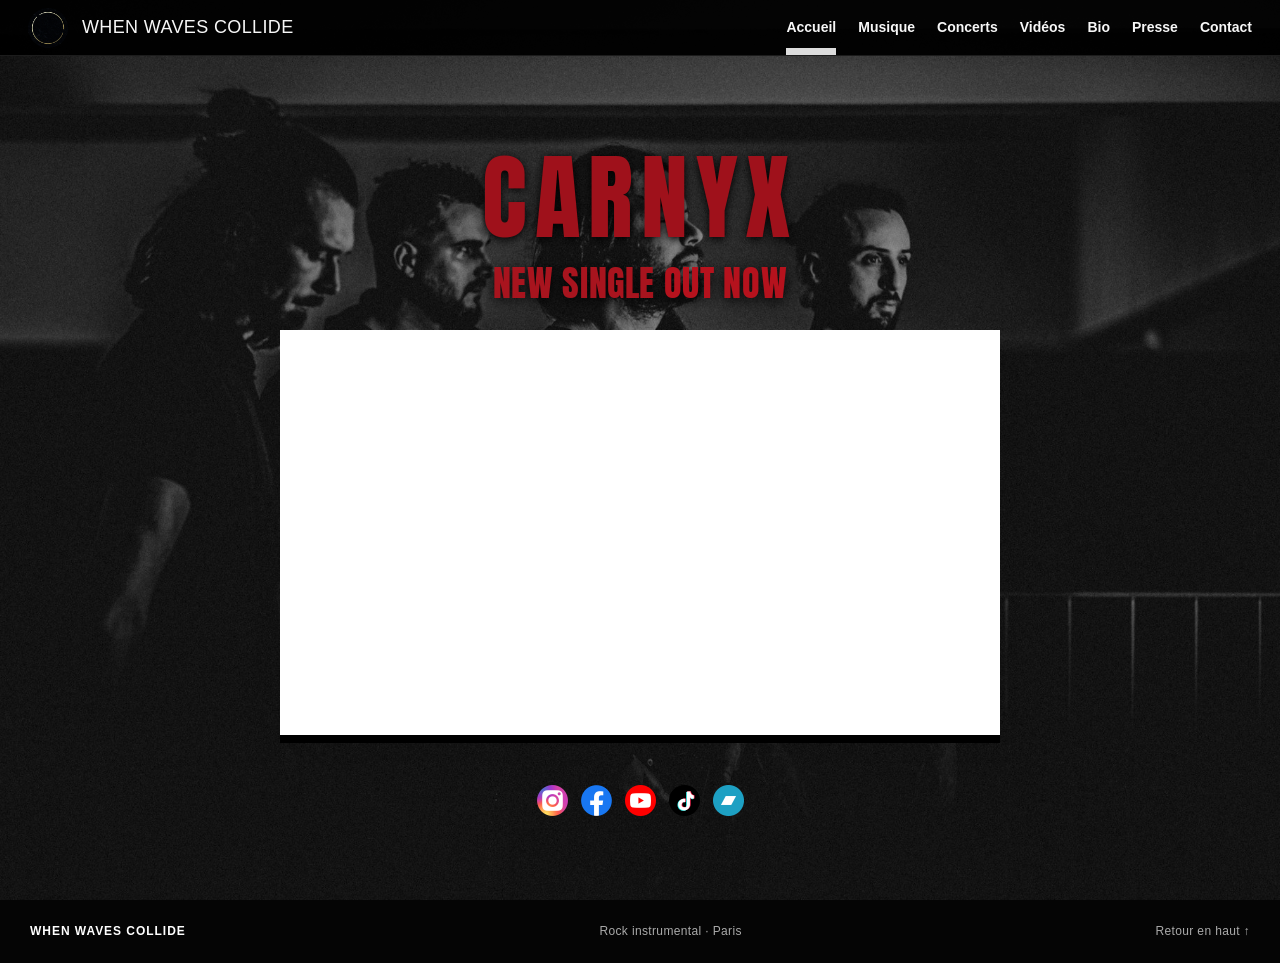
<file: index.html>
<!doctype html>
<html lang="fr">
<head>
  <meta charset="utf-8">
  <meta name="viewport" content="width=device-width, initial-scale=1">
  <meta name="theme-color" content="#050505">
  <meta name="description" content="When Waves Collide — groupe de rock instrumental parisien depuis 2017.">
  <title>When Waves Collide — Rock instrumental</title>
  <link rel="preconnect" href="https://www.youtube-nocookie.com">
  <link rel="preconnect" href="https://fonts.googleapis.com">
  <link rel="preconnect" href="https://fonts.gstatic.com" crossorigin>
  <link href="https://fonts.googleapis.com/css2?family=Anton&display=swap" rel="stylesheet">
  <link rel="stylesheet" href="/styles.css?v=anton-1">
  <link rel="icon" href="/favicon.ico" sizes="any">
  <link rel="icon" type="image/png" sizes="512x512" href="/favicon.png">
  <link rel="apple-touch-icon" href="/apple-touch-icon.png">
  <style>
    .hero{padding-top:150px}
    .hero-content{width:min(720px,100%)}
    .hero::before{background-image:url('/assets/bio/bio-background-ps1-1485.svg');background-position:center center}
    .hero-shade{background:rgba(0,0,0,.35)}
    .hero .eyebrow{margin:0 0 18px;color:#9f111b;font:400 clamp(54px,8vw,94px)/1 Anton,Impact,'Arial Narrow',sans-serif;letter-spacing:.08em;text-transform:uppercase;text-shadow:0 2px 10px #000}
    .hero h1{font:400 clamp(22px,3.5vw,36px)/1.2 Anton,Impact,'Arial Narrow',sans-serif;letter-spacing:.018em;margin:0 0 25px;color:#a8141e;text-shadow:0 3px 14px #000}
    .hero h1 span{color:#b5121d}
    @media(max-width:620px){.hero{padding:130px 18px 48px}.hero h1{font-size:clamp(20px,5vw,30px);margin-bottom:25px}.hero .eyebrow{font-size:clamp(48px,12vw,72px);letter-spacing:.06em}}
  </style>
<meta property="og:type" content="website">
<meta property="og:site_name" content="When Waves Collide">
<meta property="og:title" content="When Waves Collide — Rock instrumental">
<meta property="og:description" content="When Waves Collide — groupe de rock instrumental parisien depuis 2017.">
<meta property="og:url" content="https://www.whenwavescollide.com/">
<meta property="og:image" content="https://www.whenwavescollide.com/assets/social/wwc-preview-circle-20261030.png">
<meta property="og:image:type" content="image/png">
<meta property="og:image:width" content="1734">
<meta property="og:image:height" content="907">
<meta property="og:image:alt" content="Les quatre membres de When Waves Collide, photo en noir et blanc cadrée en cercle.">
<meta name="twitter:card" content="summary_large_image">
<meta name="twitter:title" content="When Waves Collide — Rock instrumental">
<meta name="twitter:description" content="When Waves Collide — groupe de rock instrumental parisien depuis 2017.">
<meta name="twitter:image" content="https://www.whenwavescollide.com/assets/social/wwc-preview-circle-20261030.png">
<meta name="twitter:image:alt" content="Les quatre membres de When Waves Collide, photo en noir et blanc cadrée en cercle.">
</head>
<body id="top">
  <a class="skip" href="#main">Passer au contenu</a>
  <header class="topbar">
    <a class="brand" href="/" aria-label="When Waves Collide, accueil"><img class="brand-mark" src="/assets/logos/wwc-gold.png" alt="" width="40" height="40"><span>WHEN WAVES COLLIDE</span></a>
    <button class="menu-toggle" aria-expanded="false" aria-controls="site-nav">Menu</button>
    <nav id="site-nav" aria-label="Navigation principale"><a class="active" aria-current="page" href="/">Accueil</a>
<a href="/music/">Musique</a>
<a href="/live/">Concerts</a>
<a href="/videos/">Vidéos</a>
<a href="/about/">Bio</a>
<a href="/presse/">Presse</a>
<a href="/contact/">Contact</a></nav>
  </header>

  <main id="main"><section id="home" class="hero">
      <div class="hero-shade"></div>
      <div class="hero-content">
        <p class="eyebrow">CARNYX</p>
        <h1>NEW SINGLE <span>OUT NOW</span></h1>
        <div class="video-frame"><iframe src="https://www.youtube-nocookie.com/embed/NO5NLtBjCF0?rel=0" title="When Waves Collide — Vidéo officielle" loading="lazy" allow="accelerometer; autoplay; clipboard-write; encrypted-media; gyroscope; picture-in-picture; web-share" referrerpolicy="strict-origin-when-cross-origin" allowfullscreen></iframe></div>
        <div class="socials" aria-label="Réseaux sociaux">
          <a class="social instagram" href="https://www.instagram.com/whenwavescollide/" aria-label="Instagram"><img src="/assets/logos/instagram.png" alt="" width="31" height="31"></a>
          <a class="social facebook" href="https://www.facebook.com/WhenWavesCollide/" aria-label="Facebook"><img src="/assets/logos/facebook.png" alt="" width="31" height="31"></a>
          <a class="social youtube" href="https://www.youtube.com/@WhenWavesCollide" aria-label="YouTube"><img src="/assets/logos/youtube.png" alt="" width="31" height="31"></a>
          <a class="social tiktok" href="https://www.tiktok.com/@whenwavescollide" target="_blank" rel="noopener noreferrer" aria-label="TikTok"><img src="/assets/logos/tiktok.svg" alt="" width="31" height="31"></a>
          <a class="social bandcamp" href="https://whenwavescollide.bandcamp.com/" aria-label="Bandcamp"><img src="/assets/logos/bandcamp.png" alt="" width="31" height="31"></a>
        </div>
      </div>
    </section>
</main>
  <footer><a href="/">WHEN WAVES COLLIDE</a><span>Rock instrumental · Paris</span><a href="#top">Retour en haut ↑</a></footer>
  <script src="/script.js?v=parallax-202610-2"></script>
</body>
</html>
</file>
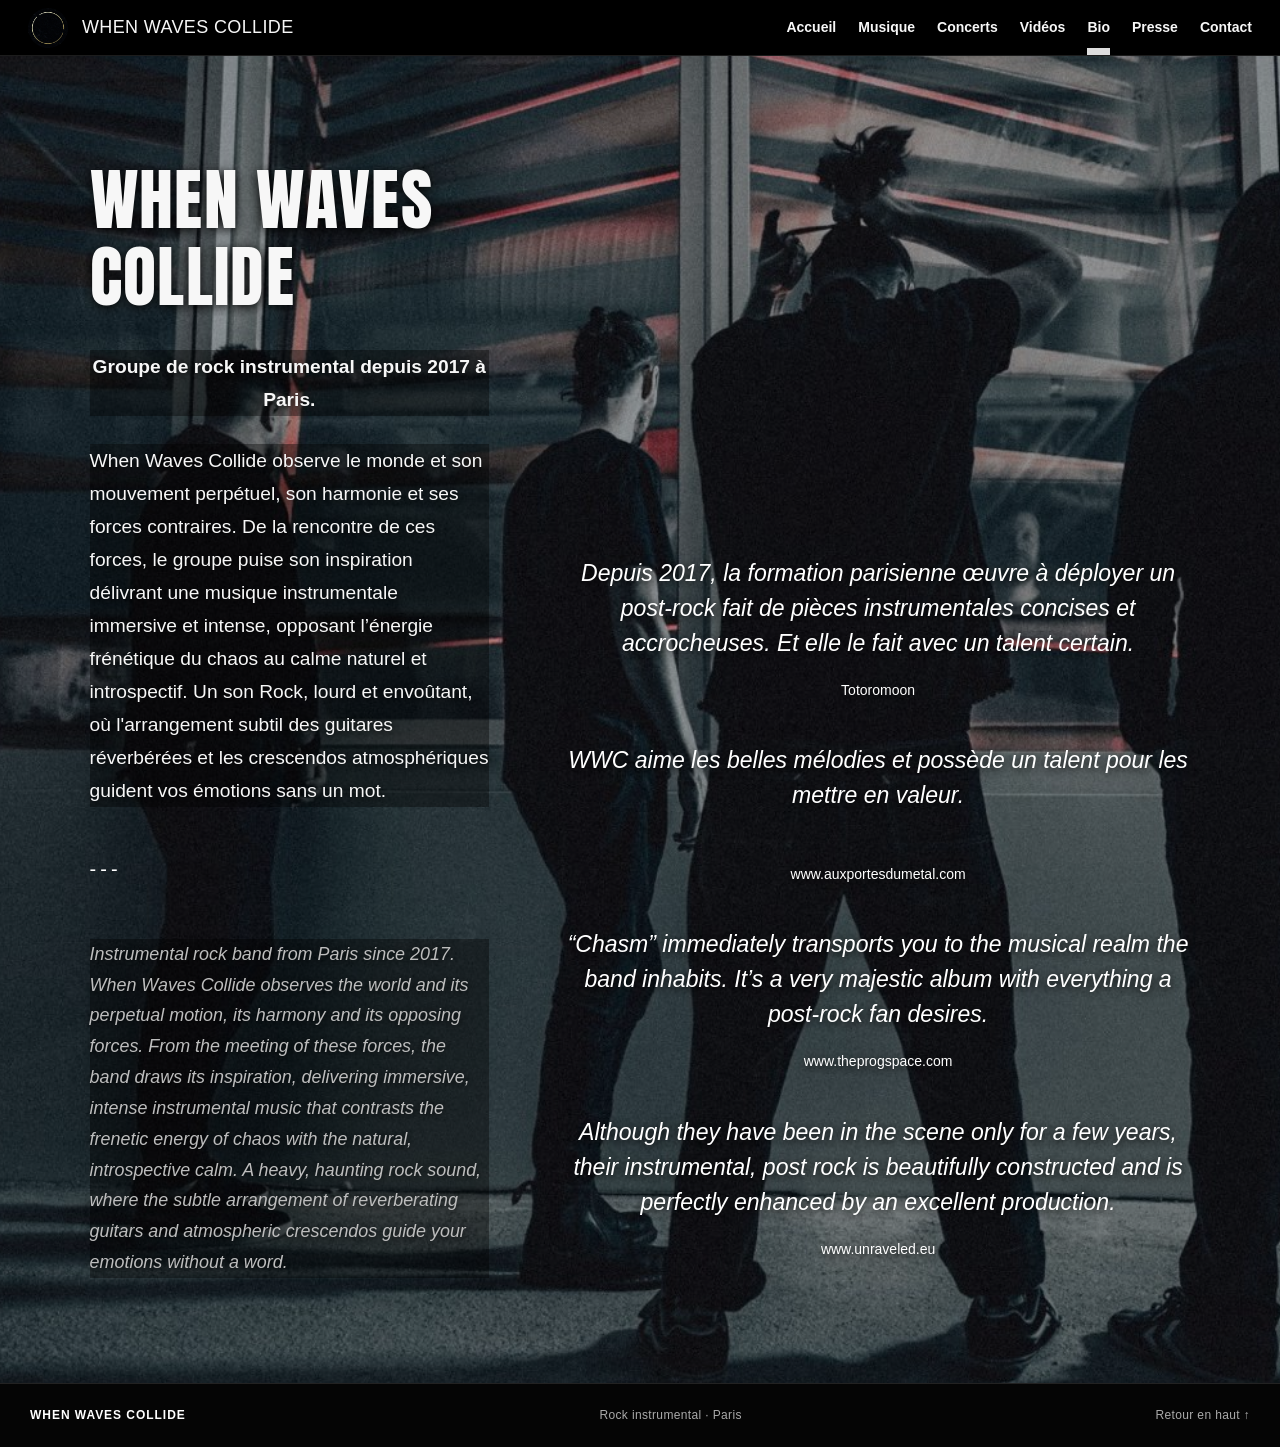
<file: about/index.html>
<!doctype html>
<html lang="fr">
<head>
  <meta charset="utf-8">
  <meta name="viewport" content="width=device-width, initial-scale=1">
  <meta name="theme-color" content="#050505">
  <meta name="description" content="When Waves Collide — groupe de rock instrumental parisien depuis 2017.">
  <title>Bio — When Waves Collide</title>
  <link rel="preconnect" href="https://www.youtube-nocookie.com">
  <link rel="preconnect" href="https://fonts.googleapis.com">
  <link rel="preconnect" href="https://fonts.gstatic.com" crossorigin>
  <link href="https://fonts.googleapis.com/css2?family=Anton&display=swap" rel="stylesheet">
  <link rel="stylesheet" href="../styles.css?v=anton-1">
  <link rel="stylesheet" href="bio.css?v=photo-1455-20261029">
  <link rel="icon" href="/favicon.ico" sizes="any">
  <link rel="icon" type="image/png" sizes="512x512" href="/favicon.png">
  <link rel="apple-touch-icon" href="/apple-touch-icon.png">
<meta property="og:type" content="website">
<meta property="og:site_name" content="When Waves Collide">
<meta property="og:title" content="Bio — When Waves Collide">
<meta property="og:description" content="When Waves Collide — groupe de rock instrumental parisien depuis 2017.">
<meta property="og:url" content="https://www.whenwavescollide.com/about/">
<meta property="og:image" content="https://www.whenwavescollide.com/assets/social/wwc-preview-circle-20261030.png">
<meta property="og:image:type" content="image/png">
<meta property="og:image:width" content="1734">
<meta property="og:image:height" content="907">
<meta property="og:image:alt" content="Les quatre membres de When Waves Collide, photo en noir et blanc cadrée en cercle.">
<meta name="twitter:card" content="summary_large_image">
<meta name="twitter:title" content="Bio — When Waves Collide">
<meta name="twitter:description" content="When Waves Collide — groupe de rock instrumental parisien depuis 2017.">
<meta name="twitter:image" content="https://www.whenwavescollide.com/assets/social/wwc-preview-circle-20261030.png">
<meta name="twitter:image:alt" content="Les quatre membres de When Waves Collide, photo en noir et blanc cadrée en cercle.">
</head>
<body id="top" class="inner-page">
  <a class="skip" href="#main">Passer au contenu</a>
  <header class="topbar">
    <a class="brand" href="../" aria-label="When Waves Collide, accueil"><img class="brand-mark" src="../assets/logos/wwc-gold.png" alt="" width="40" height="40"><span>WHEN WAVES COLLIDE</span></a>
    <button class="menu-toggle" aria-expanded="false" aria-controls="site-nav">Menu</button>
    <nav id="site-nav" aria-label="Navigation principale"><a href="../">Accueil</a>
<a href="../music/">Musique</a>
<a href="../live/">Concerts</a>
<a href="../videos/">Vidéos</a>
<a class="active" aria-current="page" href="../about/">Bio</a>
<a href="../presse/">Presse</a>
<a href="../contact/">Contact</a></nav>
  </header>

  <main id="main"><section id="bio" class="content-section bio-section">
      <div class="bio-columns">
        <div class="bio-copy">
          <div class="section-heading"><h1>WHEN WAVES<br>COLLIDE</h1></div>
          <p class="bio-intro">Groupe de rock instrumental depuis 2017 à Paris.</p>
          <p>When Waves Collide observe le monde et son mouvement perpétuel, son harmonie et ses forces contraires. De la rencontre de ces forces, le groupe puise son inspiration délivrant une musique instrumentale immersive et intense, opposant l’énergie frénétique du chaos au calme naturel et introspectif. Un son Rock, lourd et envoûtant, où l'arrangement subtil des guitares réverbérées et les crescendos atmosphériques guident vos émotions sans un mot.</p>
          <hr>
          <p class="english-bio">Instrumental rock band from Paris since 2017. When Waves Collide observes the world and its perpetual motion, its harmony and its opposing forces. From the meeting of these forces, the band draws its inspiration, delivering immersive, intense instrumental music that contrasts the frenetic energy of chaos with the natural, introspective calm. A heavy, haunting rock sound, where the subtle arrangement of reverberating guitars and atmospheric crescendos guide your emotions without a word.</p>
        </div>
        <aside class="bio-press" aria-label="Citations de presse">
          <figure class="bio-illustration" style="visibility:hidden" aria-hidden="true"><img src="../assets/bio/bio-illustration.jpg" alt="When Waves Collide en concert" loading="lazy"></figure>
          <div class="press-grid">
            <a href="https://totoromoon.wordpress.com/2021/06/09/when-waves-collide-chasm/" target="_blank" rel="noopener"><span>Depuis 2017, la formation parisienne œuvre à déployer un post-rock fait de pièces instrumentales concises et accrocheuses. Et elle le fait avec un talent certain.</span><small>Totoromoon</small></a>
            <a href="https://www.auxportesdumetal.com/reviews/WhenWavesCollide/whenwavescollide-chasm.html" target="_blank" rel="noopener"><span>WWC aime les belles mélodies et possède un talent pour les mettre en valeur.</span><small>www.auxportesdumetal.com</small></a>
            <a href="https://theprogspace.com/when-waves-collide-chasm/" target="_blank" rel="noopener"><span>“Chasm” immediately transports you to the musical realm the band inhabits. It’s a very majestic album with everything a post-rock fan desires.</span><small>www.theprogspace.com</small></a>
            <a href="https://unraveled.eu/2021/04/review-when-waves-collide-chasm.html" target="_blank" rel="noopener"><span>Although they have been in the scene only for a few years, their instrumental, post rock is beautifully constructed and is perfectly enhanced by an excellent production.</span><small>www.unraveled.eu</small></a>
          </div>
        </aside>
      </div>
    </section></main>
  <footer><a href="../">WHEN WAVES COLLIDE</a><span>Rock instrumental · Paris</span><a href="#top">Retour en haut ↑</a></footer>
  <script src="../script.js?v=parallax-202610-2"></script>
</body>
</html>
</file>
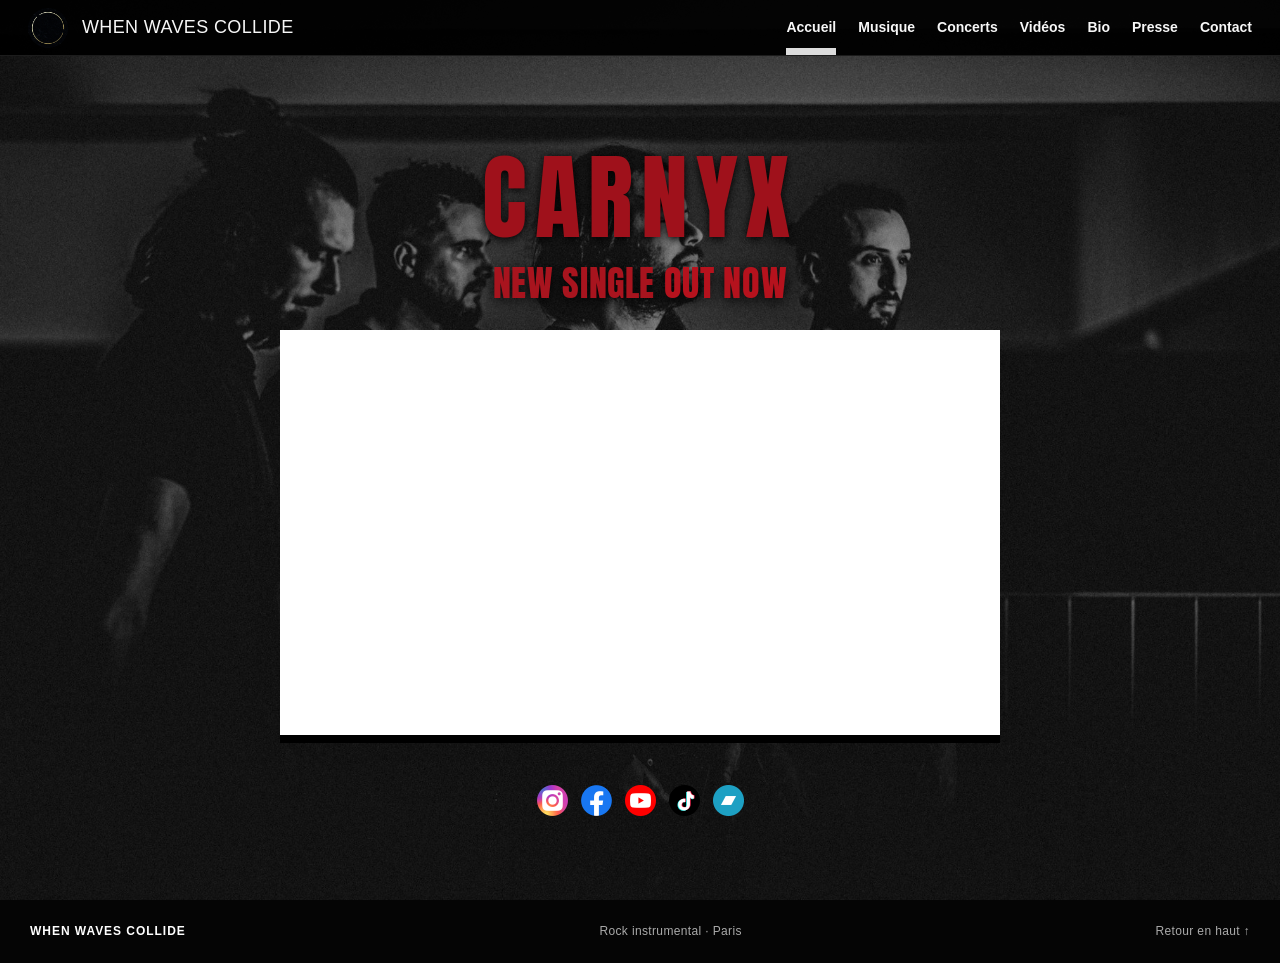
<file: accueil-backup/index.html>
<!doctype html>
<html lang="fr">
<head>
  <meta name="robots" content="noindex, nofollow">
  <meta charset="utf-8">
  <meta name="viewport" content="width=device-width, initial-scale=1">
  <meta name="theme-color" content="#050505">
  <meta name="description" content="When Waves Collide — groupe de rock instrumental parisien depuis 2017.">
  <title>When Waves Collide — Rock instrumental</title>
  <link rel="preconnect" href="https://www.youtube-nocookie.com">
  <link rel="preconnect" href="https://fonts.googleapis.com">
  <link rel="preconnect" href="https://fonts.gstatic.com" crossorigin>
  <link href="https://fonts.googleapis.com/css2?family=Anton&display=swap" rel="stylesheet">
  <link rel="stylesheet" href="../styles.css?v=anton-1">
  <link rel="icon" href="/favicon.ico" sizes="any">
  <link rel="icon" type="image/png" sizes="512x512" href="/favicon.png">
  <link rel="apple-touch-icon" href="/apple-touch-icon.png">
  <style>
    .hero{padding-top:150px}
    .hero-content{width:min(720px,100%)}
    .hero::before{background-image:url('/assets/bio/bio-background-ps1-1485.svg');background-position:center center}
    .hero-shade{background:rgba(0,0,0,.35)}
    .hero .eyebrow{margin:0 0 18px;color:#9f111b;font:400 clamp(54px,8vw,94px)/1 Anton,Impact,'Arial Narrow',sans-serif;letter-spacing:.08em;text-transform:uppercase;text-shadow:0 2px 10px #000}
    .hero h1{font:400 clamp(22px,3.5vw,36px)/1.2 Anton,Impact,'Arial Narrow',sans-serif;letter-spacing:.018em;margin:0 0 25px;color:#a8141e;text-shadow:0 3px 14px #000}
    .hero h1 span{color:#b5121d}
    @media(max-width:620px){.hero{padding:130px 18px 48px}.hero h1{font-size:clamp(20px,5vw,30px);margin-bottom:25px}.hero .eyebrow{font-size:clamp(48px,12vw,72px);letter-spacing:.06em}}
  </style>
</head>
<body id="top">
  <a class="skip" href="#main">Passer au contenu</a>
  <header class="topbar">
    <a class="brand" href="../" aria-label="When Waves Collide, accueil"><img class="brand-mark" src="../assets/logos/wwc-gold.png" alt="" width="40" height="40"><span>WHEN WAVES COLLIDE</span></a>
    <button class="menu-toggle" aria-expanded="false" aria-controls="site-nav">Menu</button>
    <nav id="site-nav" aria-label="Navigation principale"><a class="active" aria-current="page" href="../">Accueil</a>
<a href="../music/">Musique</a>
<a href="../live/">Concerts</a>
<a href="../videos/">Vidéos</a>
<a href="../about/">Bio</a>
<a href="../presse/">Presse</a>
<a href="../contact/">Contact</a></nav>
  </header>

  <main id="main"><section id="home" class="hero">
      <div class="hero-shade"></div>
      <div class="hero-content">
        <p class="eyebrow">CARNYX</p>
        <h1>NEW SINGLE <span>OUT NOW</span></h1>
        <div class="video-frame"><iframe src="https://www.youtube-nocookie.com/embed/NO5NLtBjCF0?rel=0" title="When Waves Collide — Vidéo officielle" loading="lazy" allow="accelerometer; autoplay; clipboard-write; encrypted-media; gyroscope; picture-in-picture; web-share" referrerpolicy="strict-origin-when-cross-origin" allowfullscreen></iframe></div>
        <div class="socials" aria-label="Réseaux sociaux">
          <a class="social instagram" href="https://www.instagram.com/whenwavescollide/" aria-label="Instagram"><img src="../assets/logos/instagram.png" alt="" width="31" height="31"></a>
          <a class="social facebook" href="https://www.facebook.com/WhenWavesCollide/" aria-label="Facebook"><img src="../assets/logos/facebook.png" alt="" width="31" height="31"></a>
          <a class="social youtube" href="https://www.youtube.com/@WhenWavesCollide" aria-label="YouTube"><img src="../assets/logos/youtube.png" alt="" width="31" height="31"></a>
          <a class="social tiktok" href="https://www.tiktok.com/@whenwavescollide" target="_blank" rel="noopener noreferrer" aria-label="TikTok"><img src="../assets/logos/tiktok.svg" alt="" width="31" height="31"></a>
          <a class="social bandcamp" href="https://whenwavescollide.bandcamp.com/" aria-label="Bandcamp"><img src="../assets/logos/bandcamp.png" alt="" width="31" height="31"></a>
        </div>
      </div>
    </section>
</main>
  <footer><a href="../">WHEN WAVES COLLIDE</a><span>Rock instrumental · Paris</span><a href="#top">Retour en haut ↑</a></footer>
  <script src="../script.js?v=parallax-202610-2"></script>
</body>
</html>
</file>
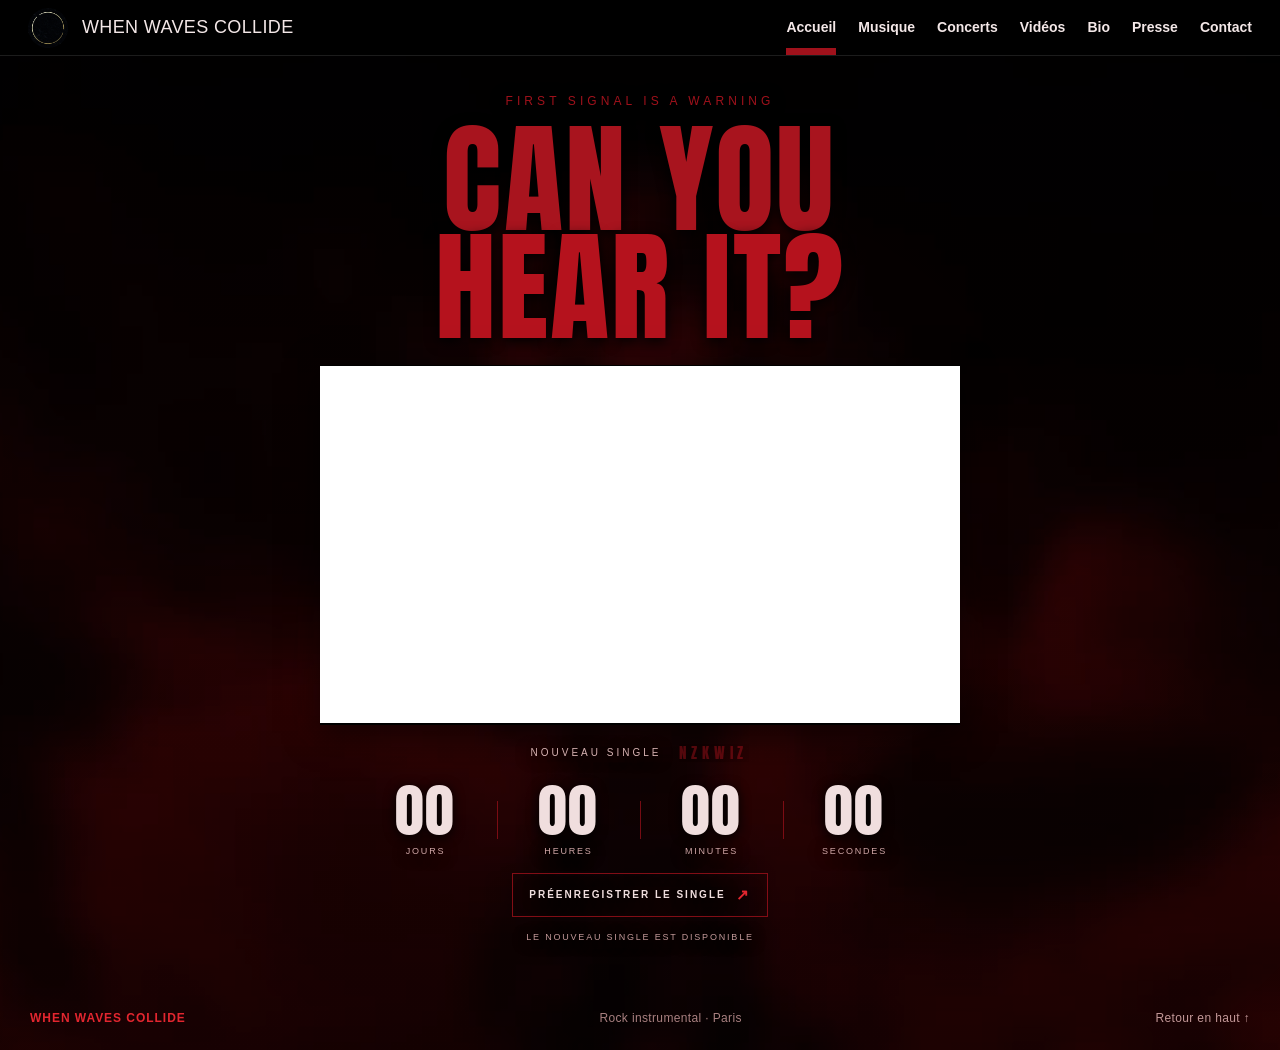
<file: accueil-signal-backup/index.html>
<!doctype html>
<html lang="fr">
<head>
  <meta name="robots" content="noindex, nofollow">
  <meta charset="utf-8">
  <meta name="viewport" content="width=device-width, initial-scale=1">
  <meta name="theme-color" content="#050505">
  <meta name="referrer" content="strict-origin-when-cross-origin">
  <meta name="description" content="First signal is a warning. When Waves Collide.">
  <title>Can you hear it? — When Waves Collide</title>
  <link rel="preconnect" href="https://player.vimeo.com">
  <link rel="preconnect" href="https://fonts.googleapis.com">
  <link rel="preconnect" href="https://fonts.gstatic.com" crossorigin>
  <link href="https://fonts.googleapis.com/css2?family=Anton&display=swap" rel="stylesheet">
  <link rel="stylesheet" href="../signal/signal.css?v=9">
  <link rel="icon" href="/favicon.ico" sizes="any">
  <link rel="icon" type="image/png" sizes="512x512" href="/favicon.png">
  <link rel="apple-touch-icon" href="/apple-touch-icon.png">
</head>
<body>
  <main class="signal-page" id="top">
    <div class="backdrop" aria-hidden="true">
      <video class="backdrop-video" autoplay muted loop playsinline poster="/carnyx/assets/teaser-ok-poster.jpg">
        <source src="/carnyx/assets/teaser-ok.mp4" type="video/mp4">
      </video>
      <div class="backdrop-fallback"></div>
    </div>
    <header class="topbar">
      <a class="brand" href="/" aria-label="When Waves Collide, accueil"><img class="brand-mark" src="/carnyx/assets/wwc-gold.png" alt=""><span>WHEN WAVES COLLIDE</span></a>
      <button class="menu-toggle" aria-expanded="false" aria-controls="site-nav">Menu</button>
      <nav id="site-nav" aria-label="Navigation principale">
        <a class="active" aria-current="page" href="/">Accueil</a>
        <a href="/music/">Musique</a>
        <a href="/live/">Concerts</a>
        <a href="/videos/">Vidéos</a>
        <a href="/about/">Bio</a>
        <a href="/presse/">Presse</a>
        <a href="/contact/">Contact</a>
      </nav>
    </header>
    <section class="announcement" aria-labelledby="headline">
      <p class="eyebrow">First signal is a warning</p>
      <h1 id="headline">CAN YOU<br><span>HEAR IT?</span></h1>
      <div class="teaser-frame" id="teaser-frame">
        <iframe src="https://player.vimeo.com/video/1238111180?h=9f8d010c08&amp;autoplay=1&amp;loop=1&amp;muted=0&amp;title=0&amp;byline=0&amp;portrait=0&amp;controls=1&amp;dnt=1" title="Teaser vidéo When Waves Collide" loading="eager" allow="autoplay; fullscreen; picture-in-picture; encrypted-media" referrerpolicy="strict-origin-when-cross-origin" allowfullscreen></iframe>
      </div>
      <p class="release-name"><span>NOUVEAU SINGLE</span><b class="signal-word" id="signal-word" aria-hidden="true">······</b></p>
      <div class="countdown" aria-label="Compte à rebours avant le prochain single">
        <div><strong id="days">00</strong><span>JOURS</span></div>
        <i></i><div><strong id="hours">00</strong><span>HEURES</span></div>
        <i></i><div><strong id="minutes">00</strong><span>MINUTES</span></div>
        <i></i><div><strong id="seconds">00</strong><span>SECONDES</span></div>
      </div>
      <a class="hyperfollow-link" href="https://distrokid.com/hyperfollow/whenwavescollide1/carnyx" target="_blank" rel="noopener noreferrer">PRÉENREGISTRER LE SINGLE <span aria-hidden="true">↗</span></a>
      <p class="date-note" id="date-note">30 OCTOBRE 2026</p>
    </section>
    <footer class="site-footer"><a href="/">WHEN WAVES COLLIDE</a><span>Rock instrumental · Paris</span><a href="#top">Retour en haut ↑</a></footer>
  </main>
  <script src="../signal/signal.js?v=2"></script>
</body>
</html>
</file>
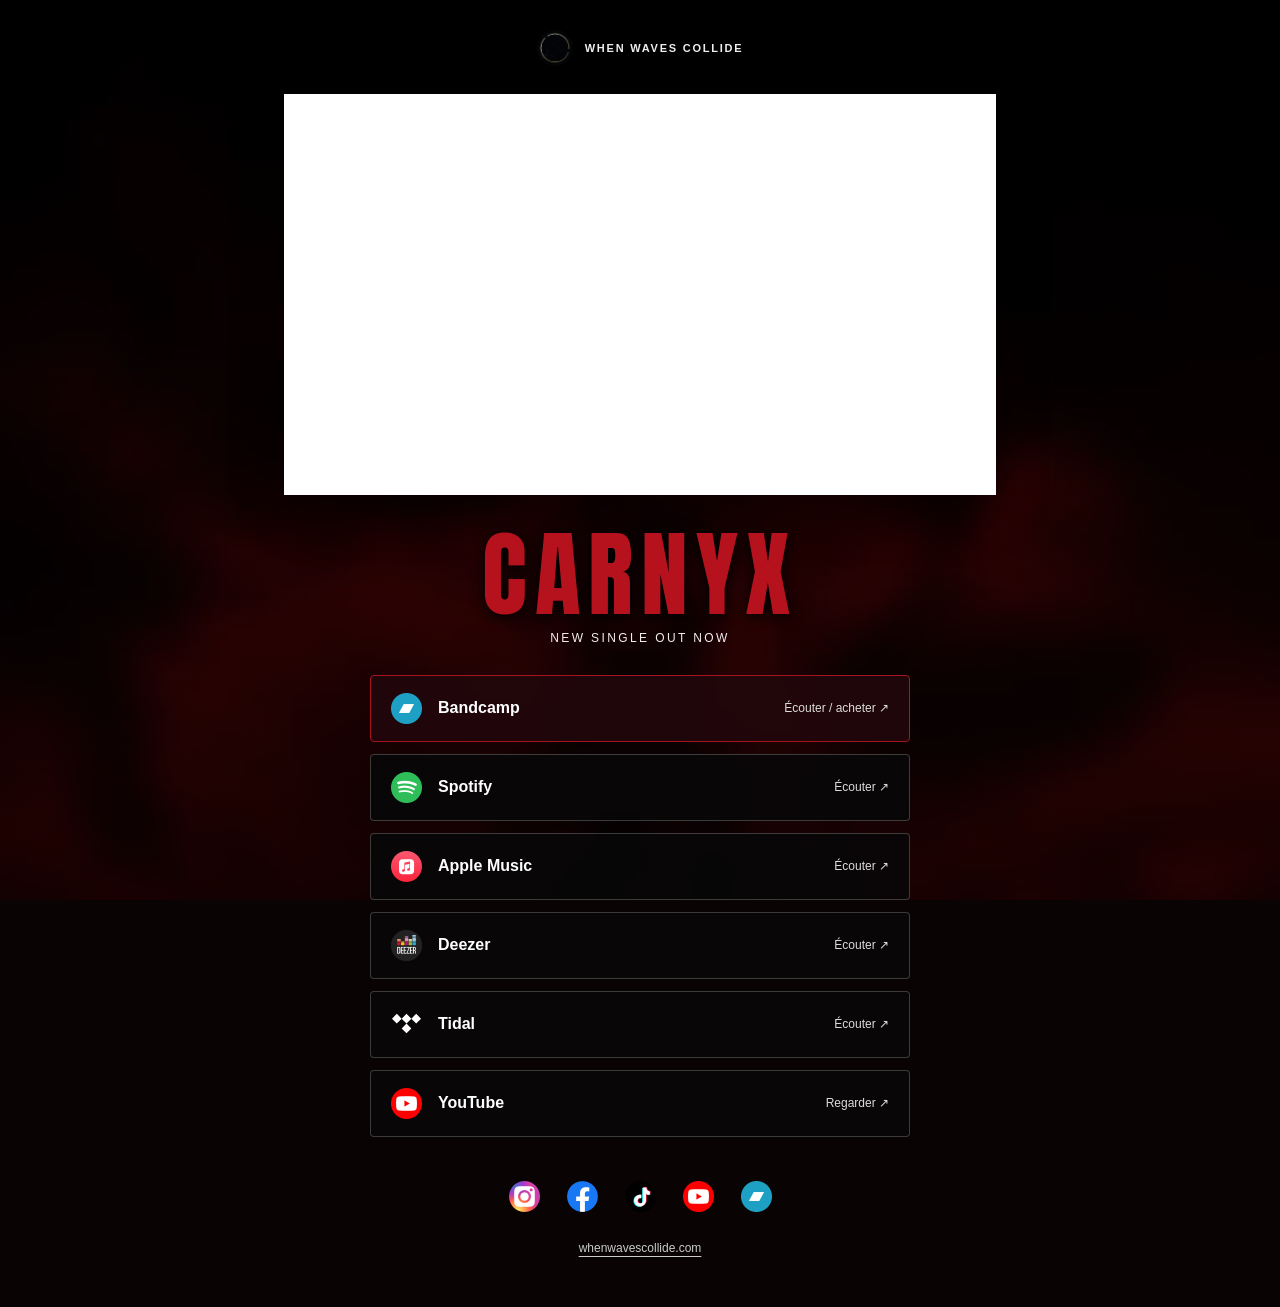
<file: carnyx/index.html>
<!doctype html>
<html lang="fr">
<head>
<meta charset="utf-8">
<meta name="viewport" content="width=device-width, initial-scale=1">
<meta name="robots" content="noindex, nofollow">
<meta name="theme-color" content="#090304">
<meta name="description" content="Carnyx — le nouveau single de When Waves Collide. Écoutez le morceau et achetez-le sur Bandcamp.">
<title>Carnyx — When Waves Collide</title>
<link rel="icon" href="/favicon.ico" sizes="any">
<link rel="apple-touch-icon" href="/apple-touch-icon.png">
<link rel="preconnect" href="https://fonts.googleapis.com">
<link rel="preconnect" href="https://fonts.gstatic.com" crossorigin>
<link href="https://fonts.googleapis.com/css2?family=Anton&display=swap" rel="stylesheet">
<style>
*{box-sizing:border-box}html{color-scheme:dark}body{margin:0;background:#090304;color:#f4eded;font-family:Arial,sans-serif;line-height:1.5}
.backdrop{position:fixed;inset:0;z-index:-1;overflow:hidden;background:#050505 url('/carnyx/assets/teaser-ok-poster.jpg') center/cover no-repeat}
.backdrop video{width:100%;height:100%;object-fit:cover;filter:brightness(.72) saturate(.82)}
.backdrop::after{content:"";position:absolute;inset:0;background:linear-gradient(180deg,#0006,#0003 45%,#0009)}
main{width:min(760px,100%);margin:auto;padding:30px 24px 48px;text-align:center}
.brand{display:inline-flex;align-items:center;gap:12px;color:#eee;text-decoration:none;font-size:11px;font-weight:700;letter-spacing:.16em;margin-bottom:28px}
.brand img{width:36px;height:36px;object-fit:contain}
.video{width:100%;aspect-ratio:16/9;background:#000;box-shadow:0 16px 45px #0006}
.video iframe{display:block;width:100%;height:100%;border:0}
h1{font:400 clamp(58px,12vw,94px)/1 Anton,Impact,sans-serif;letter-spacing:.08em;color:#b5121d;text-shadow:0 3px 14px #000;margin:32px 0 8px}
.subtitle{font-size:12px;letter-spacing:.2em;text-transform:uppercase;margin:0 0 28px}
.links{display:grid;gap:12px;max-width:540px;margin:auto}
.platform{display:flex;align-items:center;gap:16px;padding:17px 20px;background:#090708df;border:1px solid #ffffff36;border-radius:4px;color:#fff;text-decoration:none;text-align:left;transition:background .2s,border-color .2s,transform .2s}
.platform:first-child{border-color:#a8141e;background:#21070be8}
.platform:hover{background:#380a10;border-color:#c8303a;transform:translateY(-2px)}
.platform img{width:31px;height:31px;object-fit:contain}
.platform strong{font-size:16px}.platform span{margin-left:auto;color:#ddd;font-size:12px}
a:focus-visible{outline:2px solid #ef6c75;outline-offset:5px}
footer{margin-top:42px}.socials{display:flex;justify-content:center;gap:22px;flex-wrap:wrap}
.socials a{display:grid;place-items:center;width:36px;height:36px}.socials img{width:31px;height:31px;object-fit:contain}
.socials .tiktok{background:#000;border-radius:50%;padding:4px}
.site-link{display:inline-block;margin-top:24px;font-size:12px;color:#ccc;text-underline-offset:4px}
@media(max-width:480px){main{padding:24px 16px 36px}.platform{padding:15px 14px;gap:12px}.platform strong{font-size:15px}.platform span{font-size:11px}}
@media(prefers-reduced-motion:reduce){.backdrop video{display:none}.platform{transition:none}}
</style>
<meta property="og:type" content="website">
<meta property="og:site_name" content="When Waves Collide">
<meta property="og:title" content="Carnyx — When Waves Collide">
<meta property="og:description" content="Carnyx — le nouveau single de When Waves Collide. Écoutez le morceau et achetez-le sur Bandcamp.">
<meta property="og:url" content="https://www.whenwavescollide.com/carnyx/">
<meta property="og:image" content="https://www.whenwavescollide.com/assets/social/wwc-preview-circle-20261030.png">
<meta property="og:image:type" content="image/png">
<meta property="og:image:width" content="1734">
<meta property="og:image:height" content="907">
<meta property="og:image:alt" content="Les quatre membres de When Waves Collide, photo en noir et blanc cadrée en cercle.">
<meta name="twitter:card" content="summary_large_image">
<meta name="twitter:title" content="Carnyx — When Waves Collide">
<meta name="twitter:description" content="Carnyx — le nouveau single de When Waves Collide. Écoutez le morceau et achetez-le sur Bandcamp.">
<meta name="twitter:image" content="https://www.whenwavescollide.com/assets/social/wwc-preview-circle-20261030.png">
<meta name="twitter:image:alt" content="Les quatre membres de When Waves Collide, photo en noir et blanc cadrée en cercle.">
</head>
<body>
<div class="backdrop" aria-hidden="true"><video autoplay muted loop playsinline preload="metadata" poster="/carnyx/assets/teaser-ok-poster.jpg"><source src="/carnyx/assets/teaser-ok.mp4" type="video/mp4"></video></div>
<main>
<a class="brand" href="/"><img src="/assets/logos/wwc-gold.png" alt="">WHEN WAVES COLLIDE</a>
<div class="video"><iframe src="https://www.youtube-nocookie.com/embed/NO5NLtBjCF0?rel=0" title="Carnyx — vidéo officielle" allow="accelerometer; autoplay; clipboard-write; encrypted-media; gyroscope; picture-in-picture; web-share" referrerpolicy="strict-origin-when-cross-origin" allowfullscreen></iframe></div>
<h1>CARNYX</h1>
<p class="subtitle">New single out now</p>
<nav class="links" aria-label="Écouter et acheter Carnyx">
<a class="platform" href="https://whenwavescollide.bandcamp.com/track/carnyx" target="_blank" rel="noopener noreferrer"><img src="/assets/logos/bandcamp.png" alt=""><strong>Bandcamp</strong><span>Écouter / acheter ↗</span></a>
<a class="platform" href="https://open.spotify.com/intl-fr/album/6q2jBp2ICYIqnBPaEdZFlw?si=qnfd_IbIQLqLrHadwO7Jzw" target="_blank" rel="noopener noreferrer"><img src="/assets/logos/spotify.png" alt=""><strong>Spotify</strong><span>Écouter ↗</span></a>
<a class="platform" href="https://music.apple.com/fr/song/carnyx/6823792702" target="_blank" rel="noopener noreferrer"><img src="/assets/logos/apple-music.png" alt=""><strong>Apple Music</strong><span>Écouter ↗</span></a>
<a class="platform" href="https://link.deezer.com/s/34OPPgEUgFmR7Tk2I3gJ1" target="_blank" rel="noopener noreferrer"><img src="/assets/logos/deezer.png" alt=""><strong>Deezer</strong><span>Écouter ↗</span></a>
<a class="platform" href="https://tidal.com/album/570631561/track/570631562" target="_blank" rel="noopener noreferrer"><svg width="31" height="31" viewBox="0 0 32 32" aria-hidden="true" focusable="false" style="flex-shrink:0" fill="currentColor"><path d="M1 10 6 5l5 5-5 5zm10 0 5-5 5 5-5 5zm10 0 5-5 5 5-5 5zM11 20l5-5 5 5-5 5z"/></svg><strong>Tidal</strong><span>Écouter ↗</span></a>
<a class="platform" href="https://youtu.be/NO5NLtBjCF0" target="_blank" rel="noopener noreferrer"><img src="/assets/logos/youtube.png" alt=""><strong>YouTube</strong><span>Regarder ↗</span></a>
</nav>
<footer>
<div class="socials" aria-label="Réseaux sociaux">
<a href="https://www.instagram.com/whenwavescollide/" target="_blank" rel="noopener noreferrer" aria-label="Instagram"><img src="/assets/logos/instagram.png" alt=""></a>
<a href="https://www.facebook.com/WhenWavesCollide/" target="_blank" rel="noopener noreferrer" aria-label="Facebook"><img src="/assets/logos/facebook.png" alt=""></a>
<a href="https://www.tiktok.com/@whenwavescollide" target="_blank" rel="noopener noreferrer" aria-label="TikTok"><img class="tiktok" src="/assets/logos/tiktok.svg" alt=""></a>
<a href="https://www.youtube.com/@WhenWavesCollide" target="_blank" rel="noopener noreferrer" aria-label="YouTube"><img src="/assets/logos/youtube.png" alt=""></a>
<a href="https://whenwavescollide.bandcamp.com/" target="_blank" rel="noopener noreferrer" aria-label="Bandcamp"><img src="/assets/logos/bandcamp.png" alt=""></a>
</div>
<a class="site-link" href="/">whenwavescollide.com</a>
</footer>
</main>
</body>
</html>
</file>
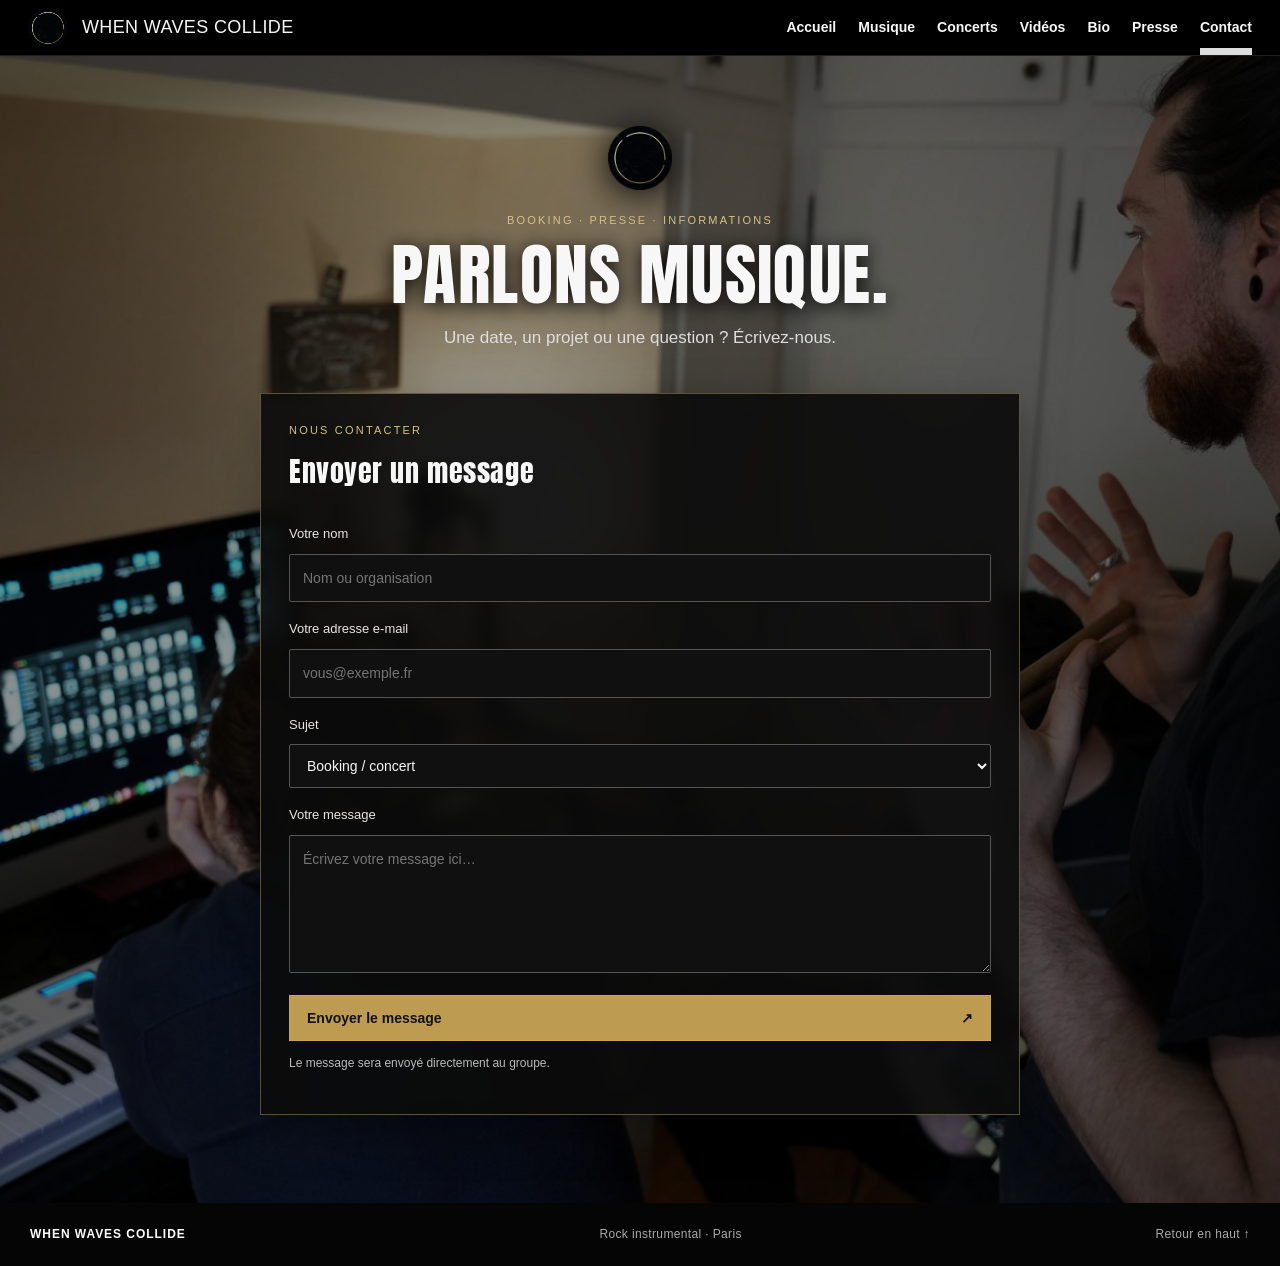
<file: contact/index.html>
<!doctype html>
<html lang="fr">
<head>
  <meta charset="utf-8">
  <meta name="viewport" content="width=device-width, initial-scale=1">
  <meta name="theme-color" content="#050505">
  <meta name="description" content="When Waves Collide — groupe de rock instrumental parisien depuis 2017.">
  <title>Contact — When Waves Collide</title>
  <link rel="preconnect" href="https://www.youtube-nocookie.com">
  <link rel="preconnect" href="https://fonts.googleapis.com">
  <link rel="preconnect" href="https://fonts.gstatic.com" crossorigin>
  <link href="https://fonts.googleapis.com/css2?family=Anton&display=swap" rel="stylesheet">
  <link rel="stylesheet" href="../styles.css?v=anton-1">
  <link rel="stylesheet" href="contact.css?v=parallax-2">
  <link rel="icon" href="/favicon.ico" sizes="any">
  <link rel="icon" type="image/png" sizes="512x512" href="/favicon.png">
  <link rel="apple-touch-icon" href="/apple-touch-icon.png">
<meta property="og:type" content="website">
<meta property="og:site_name" content="When Waves Collide">
<meta property="og:title" content="Contact — When Waves Collide">
<meta property="og:description" content="When Waves Collide — groupe de rock instrumental parisien depuis 2017.">
<meta property="og:url" content="https://www.whenwavescollide.com/contact/">
<meta property="og:image" content="https://www.whenwavescollide.com/assets/social/wwc-preview-circle-20261030.png">
<meta property="og:image:type" content="image/png">
<meta property="og:image:width" content="1734">
<meta property="og:image:height" content="907">
<meta property="og:image:alt" content="Les quatre membres de When Waves Collide, photo en noir et blanc cadrée en cercle.">
<meta name="twitter:card" content="summary_large_image">
<meta name="twitter:title" content="Contact — When Waves Collide">
<meta name="twitter:description" content="When Waves Collide — groupe de rock instrumental parisien depuis 2017.">
<meta name="twitter:image" content="https://www.whenwavescollide.com/assets/social/wwc-preview-circle-20261030.png">
<meta name="twitter:image:alt" content="Les quatre membres de When Waves Collide, photo en noir et blanc cadrée en cercle.">
</head>
<body id="top" class="inner-page">
  <a class="skip" href="#main">Passer au contenu</a>
  <header class="topbar">
    <a class="brand" href="../" aria-label="When Waves Collide, accueil"><img class="brand-mark" src="../assets/logos/wwc-gold.png" alt="" width="40" height="40"><span>WHEN WAVES COLLIDE</span></a>
    <button class="menu-toggle" aria-expanded="false" aria-controls="site-nav">Menu</button>
    <nav id="site-nav" aria-label="Navigation principale"><a href="../">Accueil</a>
<a href="../music/">Musique</a>
<a href="../live/">Concerts</a>
<a href="../videos/">Vidéos</a>
<a href="../about/">Bio</a>
<a href="../presse/">Presse</a>
<a class="active" aria-current="page" href="../contact/">Contact</a></nav>
  </header>

  <main id="main"><section class="contact-page" aria-labelledby="contact-title"><div class="contact-wrap">
<div class="contact-heading"><img class="contact-emblem" src="../assets/logos/wwc-gold.png" alt="" width="72" height="72"><p class="kicker">Booking · Presse · Informations</p><h1 id="contact-title">Parlons musique.</h1><p class="contact-lead">Une date, un projet ou une question ? Écrivez-nous.</p></div>
<div class="contact-grid"><section class="contact-card form-card" aria-labelledby="form-title"><p class="card-kicker">Nous contacter</p><h2 id="form-title">Envoyer un message</h2>
<form id="contact-form">
<input type="hidden" name="access_key" value="97a9d0ba-c485-4e1f-a05b-fa5fc9c263bf">
<input type="checkbox" name="botcheck" class="hidden" style="display:none">
<label for="contact-name">Votre nom</label><input id="contact-name" name="name" autocomplete="name" required placeholder="Nom ou organisation">
<label for="contact-email">Votre adresse e-mail</label><input id="contact-email" name="email" type="email" autocomplete="email" required placeholder="vous@exemple.fr">
<label for="contact-subject">Sujet</label><select id="contact-subject" name="subject"><option>Booking / concert</option><option>Presse / interview</option><option>Autre demande</option></select>
<label for="contact-message">Votre message</label><textarea id="contact-message" name="message" rows="5" required placeholder="Écrivez votre message ici…"></textarea>
<button class="contact-submit" type="submit">Envoyer le message <span aria-hidden="true">↗</span></button><p class="form-note">Le message sera envoyé directement au groupe.</p><p id="form-status" class="form-status" role="status" aria-live="polite"></p>
</form></section>
</div></div></section></main>
  <footer><a href="../">WHEN WAVES COLLIDE</a><span>Rock instrumental · Paris</span><a href="#top">Retour en haut ↑</a></footer>
  <script src="../script.js?v=parallax-202610-2"></script>
<script>
document.getElementById('contact-form').addEventListener('submit', async function(event) {
  event.preventDefault();
  if (!this.reportValidity()) return;
  const key = this.elements.access_key.value.trim();
  const status = document.getElementById('form-status');
  const button = this.querySelector('button[type="submit"]');
  if (!key || key === 'COLLER_ICI_LA_CLE_WEB3FORMS') {
    status.textContent = 'Le formulaire doit être activé avec la clé Web3Forms du groupe avant son utilisation.';
    return;
  }
  button.disabled = true;
  button.textContent = 'Envoi en cours…';
  status.textContent = '';
  try {
    const response = await fetch('https://api.web3forms.com/submit', {
      method: 'POST',
      body: new FormData(this)
    });
    const result = await response.json();
    if (!response.ok || !result.success) throw new Error(result.message || 'Échec de l’envoi');
    status.textContent = 'Merci, votre message a bien été envoyé.';
    this.reset();
  } catch (error) {
    status.textContent = 'Le message n’a pas pu être envoyé. Réessayez ou écrivez-nous directement à when.waves.collide.officiel@gmail.com.';
  } finally {
    button.disabled = false;
    button.innerHTML = 'Envoyer le message <span aria-hidden="true">↗</span>';
  }
});
</script>
</body>
</html>
</file>
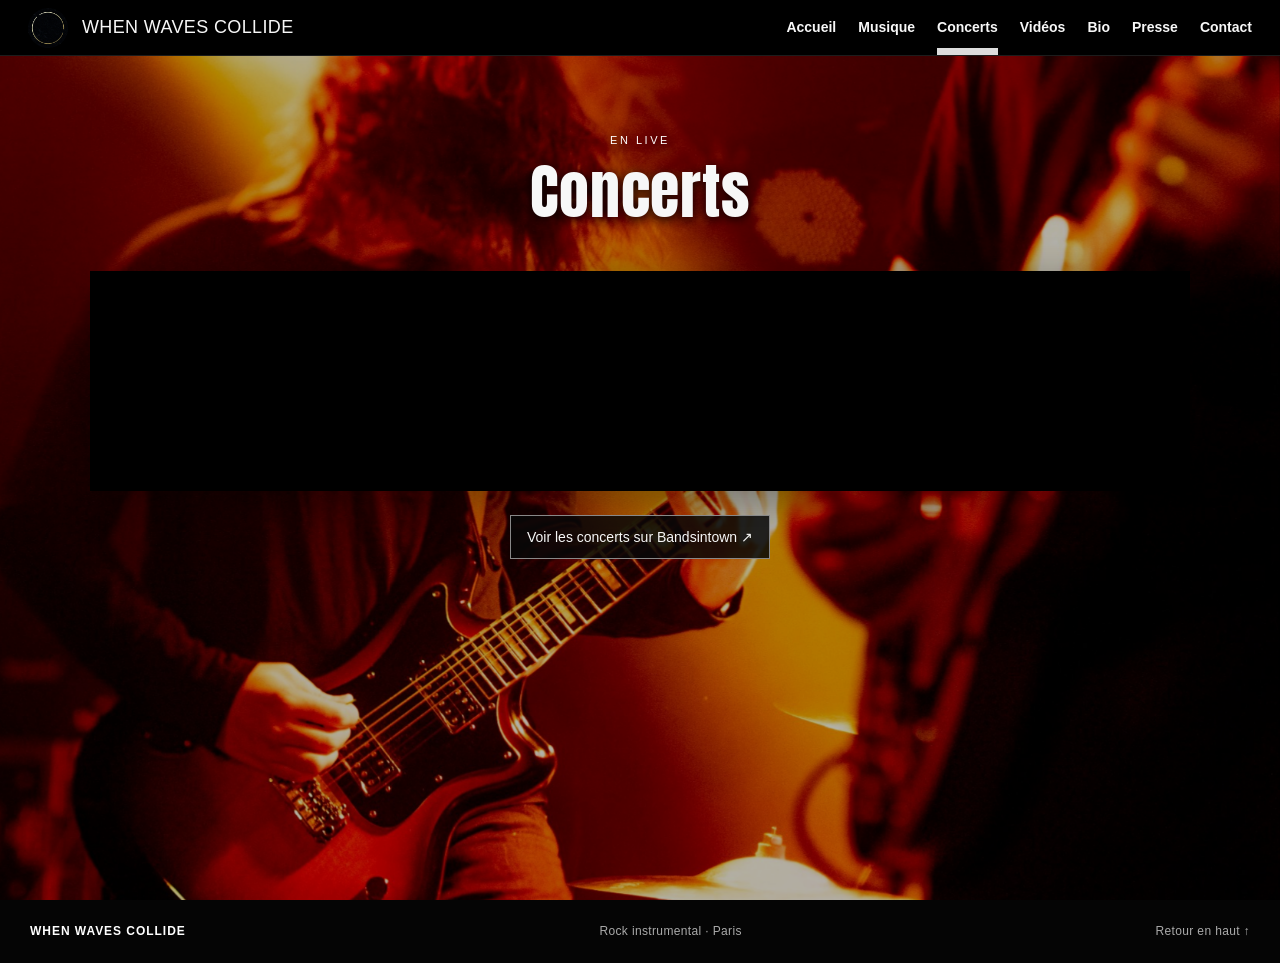
<file: live/index.html>
<!doctype html>
<html lang="fr">
<head>
  <meta charset="utf-8">
  <meta name="viewport" content="width=device-width, initial-scale=1">
  <meta name="theme-color" content="#050505">
  <meta name="description" content="When Waves Collide — groupe de rock instrumental parisien depuis 2017.">
  <title>Concerts — When Waves Collide</title>
  <link rel="preconnect" href="https://www.youtube-nocookie.com">
  <link rel="preconnect" href="https://fonts.googleapis.com">
  <link rel="preconnect" href="https://fonts.gstatic.com" crossorigin>
  <link href="https://fonts.googleapis.com/css2?family=Anton&display=swap" rel="stylesheet">
  <link rel="stylesheet" href="../styles.css?v=anton-1">
  <link rel="stylesheet" href="concerts.css?v=background-20261029">
  <link rel="icon" href="/favicon.ico" sizes="any">
  <link rel="icon" type="image/png" sizes="512x512" href="/favicon.png">
  <link rel="apple-touch-icon" href="/apple-touch-icon.png">
<meta property="og:type" content="website">
<meta property="og:site_name" content="When Waves Collide">
<meta property="og:title" content="Concerts — When Waves Collide">
<meta property="og:description" content="When Waves Collide — groupe de rock instrumental parisien depuis 2017.">
<meta property="og:url" content="https://www.whenwavescollide.com/live/">
<meta property="og:image" content="https://www.whenwavescollide.com/assets/social/wwc-preview-circle-20261030.png">
<meta property="og:image:type" content="image/png">
<meta property="og:image:width" content="1734">
<meta property="og:image:height" content="907">
<meta property="og:image:alt" content="Les quatre membres de When Waves Collide, photo en noir et blanc cadrée en cercle.">
<meta name="twitter:card" content="summary_large_image">
<meta name="twitter:title" content="Concerts — When Waves Collide">
<meta name="twitter:description" content="When Waves Collide — groupe de rock instrumental parisien depuis 2017.">
<meta name="twitter:image" content="https://www.whenwavescollide.com/assets/social/wwc-preview-circle-20261030.png">
<meta name="twitter:image:alt" content="Les quatre membres de When Waves Collide, photo en noir et blanc cadrée en cercle.">
</head>
<body id="top" class="inner-page">
  <a class="skip" href="#main">Passer au contenu</a>
  <header class="topbar">
    <a class="brand" href="../" aria-label="When Waves Collide, accueil"><img class="brand-mark" src="../assets/logos/wwc-gold.png" alt="" width="40" height="40"><span>WHEN WAVES COLLIDE</span></a>
    <button class="menu-toggle" aria-expanded="false" aria-controls="site-nav">Menu</button>
    <nav id="site-nav" aria-label="Navigation principale"><a href="../">Accueil</a>
<a href="../music/">Musique</a>
<a class="active" aria-current="page" href="../live/">Concerts</a>
<a href="../videos/">Vidéos</a>
<a href="../about/">Bio</a>
<a href="../presse/">Presse</a>
<a href="../contact/">Contact</a></nav>
  </header>

  <main id="main"><section id="concerts" class="concerts-stage" aria-labelledby="concerts-title">
<div class="concerts-content">
<div class="section-heading"><p class="kicker">En live</p><h1 id="concerts-title">Concerts</h1></div>
<div class="bandsintown-panel"><a class="bit-widget-initializer"
    
	data-artist-name="id_15499584"
	
	data-background-color="rgba(0,0,0,1)"
	data-separator-color="rgba(255,255,255,1)"
	data-text-color="rgba(241,238,238,1)"
	data-font="Verdana"
	data-auto-style="true"
	
	data-button-label-capitalization="capitalize"
	data-header-capitalization=""
	data-location-capitalization="capitalize"
	data-venue-capitalization="capitalize"
	data-display-local-dates="true"
	data-local-dates-position="tab"
	data-display-past-dates="true"
	data-display-details=""
	data-display-lineup=""
	data-display-start-time="false"
	data-social-share-icon="true"
	data-display-limit="all"
	
	data-date-format="MM/DD/YY"
	data-date-orientation="horizontal"
	data-date-border-color="#4A4A4A"
	data-date-border-width="1px"
	data-date-capitalization=""
	data-date-border-radius="10px"
	
	data-event-ticket-cta-size="small"
	data-event-custom-ticket-text=""
	data-event-ticket-text="TICKETS"
	data-event-ticket-icon=""
	data-event-ticket-cta-text-color="#FFFFFF"
	data-event-ticket-cta-bg-color="#4A4A4A"
	data-event-ticket-cta-border-color="#4A4A4A"
	data-event-ticket-cta-border-width="0px"
	data-event-ticket-cta-border-radius="4px"
	
	data-sold-out-button-text-color="#FFFFFF"
	data-sold-out-button-background-color="#4A4A4A"
	data-sold-out-button-border-color="#4A4A4A"
	data-sold-out-button-clickable="true"
	
	data-event-rsvp-position="left"
	data-event-rsvp-cta-size="medium"
	data-event-rsvp-only-show-icon=""
	data-event-rsvp-text="REMIND ME"
	data-event-rsvp-icon=""
	data-event-rsvp-cta-text-color="#4A4A4A"
	data-event-rsvp-cta-bg-color="#FFFFFF"
	data-event-rsvp-cta-border-color="#4A4A4A"
	data-event-rsvp-cta-border-width="1px"
	data-event-rsvp-cta-border-radius="4px"
	
	data-follow-section-position="top"
	data-follow-section-alignment="center"
	data-follow-section-header-text="Suivez nous pour ne rien manquer !"
	data-follow-section-cta-size="small"
	data-follow-section-cta-text="Nous suivre"
	data-follow-section-cta-icon="true"
	data-follow-section-cta-text-color="rgba(8,0,0,1)"
	data-follow-section-cta-bg-color="rgba(255,255,255,1)"
	data-follow-section-cta-border-color="#4A4A4A"
	data-follow-section-cta-border-width="0px"
	data-follow-section-cta-border-radius="4px"
	
	data-play-my-city-position="bottom"
	data-play-my-city-alignment="Center"
	data-play-my-city-header-text="Don’t see a show near you?"
	data-play-my-city-cta-size="medium"
	data-play-my-city-cta-text="Jouez dans ma ville"
	data-play-my-city-cta-icon="true"
	data-play-my-city-cta-text-color="rgba(8,0,0,1)"
	data-play-my-city-cta-bg-color="rgba(248,245,244,1)"
	data-play-my-city-cta-border-color="#4A4A4A"
	data-play-my-city-cta-border-width="0px"
	data-play-my-city-cta-border-radius="4px"
	
	data-optin-font=""
	data-optin-text-color=""
	data-optin-bg-color=""
	data-optin-cta-text-color=""
	data-optin-cta-bg-color=""
	data-optin-cta-border-width=""
	data-optin-cta-border-radius=""
	data-optin-cta-border-color=""
	
	data-language="fr"
	data-layout-breakpoint="900"
	data-app-id=""
	data-affil-code=""
	data-bit-logo-position="hidden"
	data-bit-logo-color="#CCCCCC"
	
    ></a></div>
<p class="concerts-fallback"><a href="https://www.bandsintown.com/a/15499584" target="_blank" rel="noopener">Voir les concerts sur Bandsintown ↗</a></p>
</div></section></main>
  <footer><a href="../">WHEN WAVES COLLIDE</a><span>Rock instrumental · Paris</span><a href="#top">Retour en haut ↑</a></footer>
  <script src="../script.js?v=parallax-202610-2"></script>
  <script src="https://widgetv3.bandsintown.com/main.min.js" charset="utf-8" defer></script>
</body>
</html>
</file>
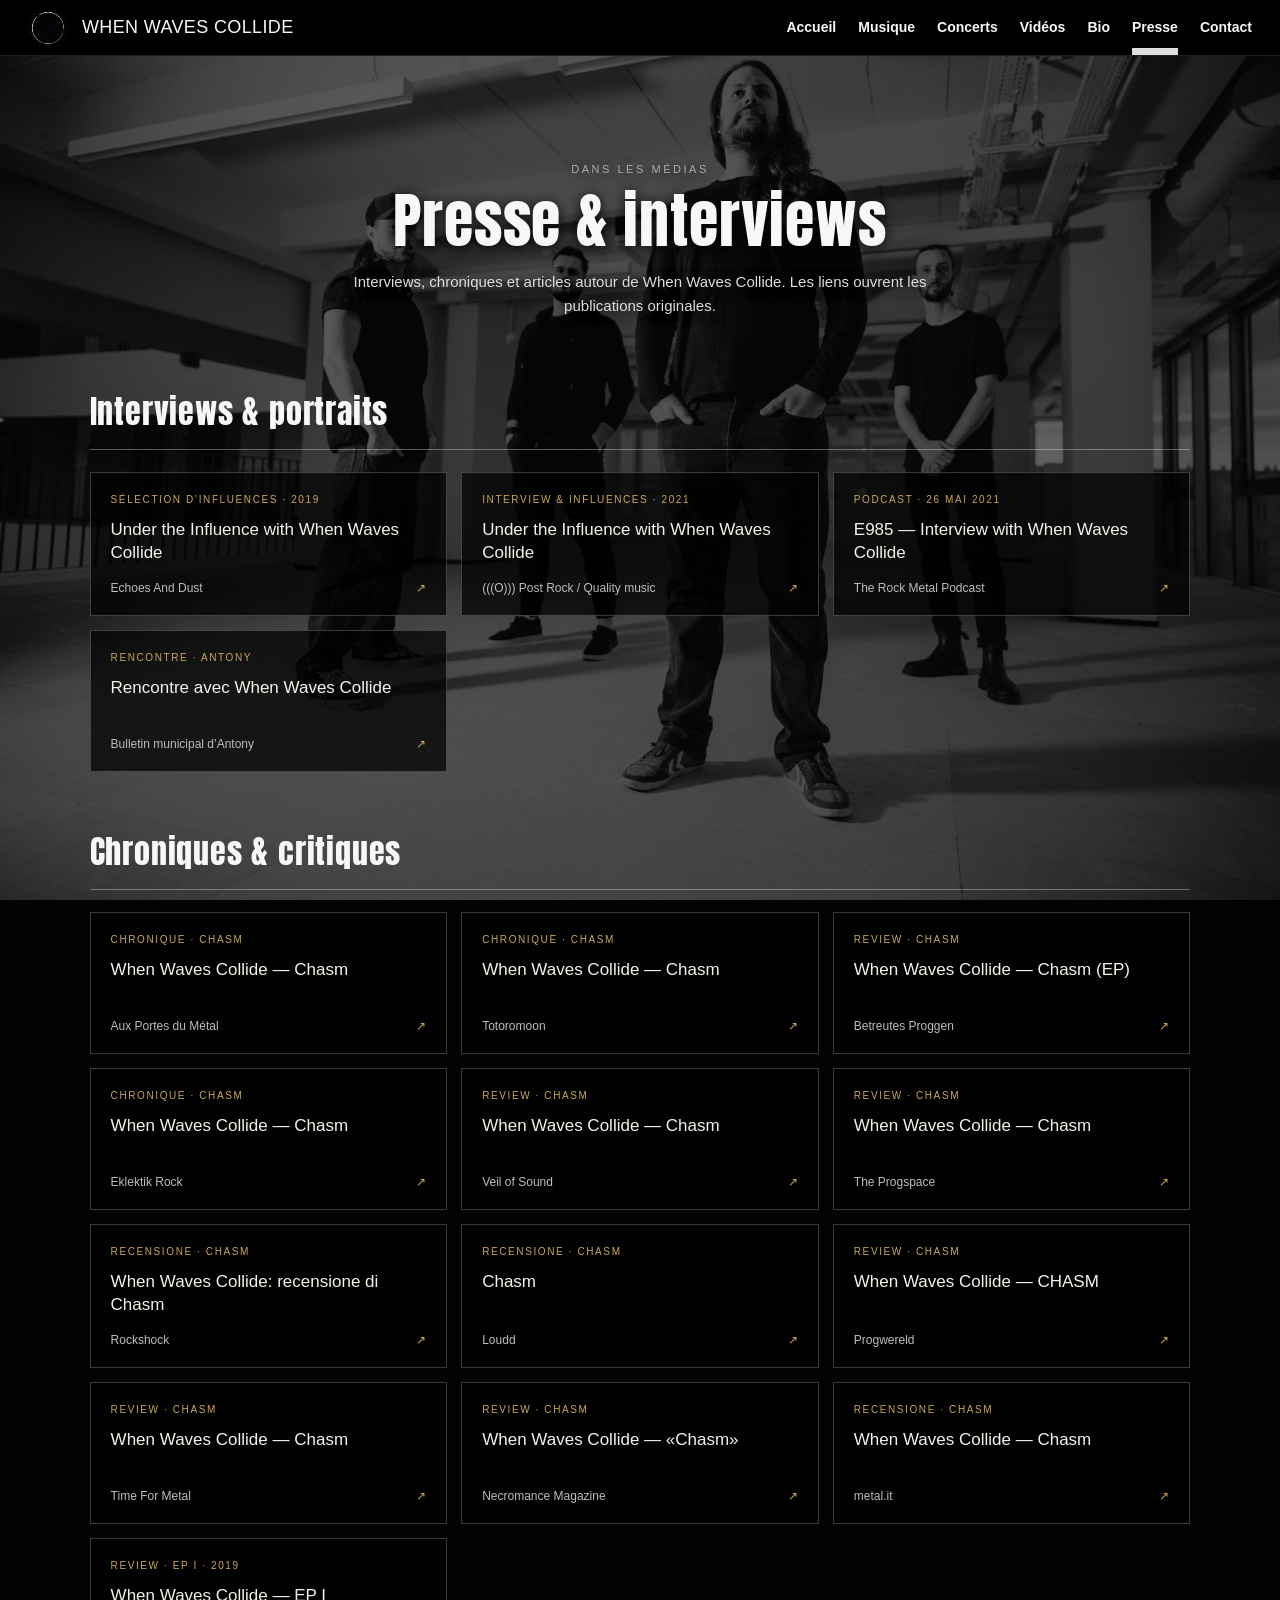
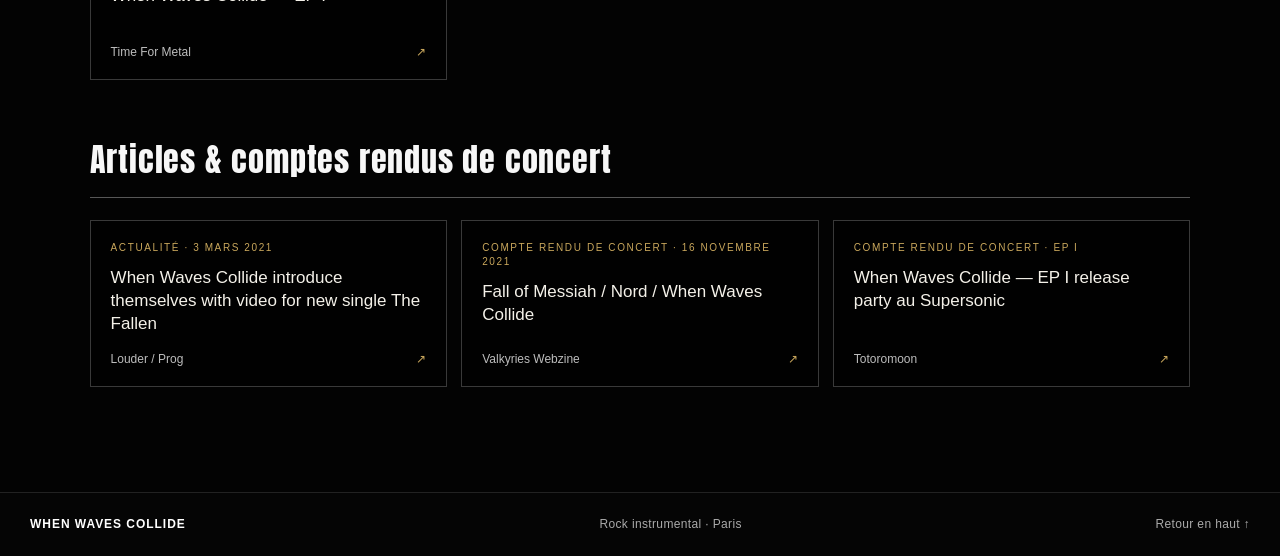
<file: presse/index.html>
<!doctype html>
<html lang="fr">
<head>
  <meta charset="utf-8">
  <meta name="viewport" content="width=device-width, initial-scale=1">
  <meta name="theme-color" content="#050505">
  <meta name="description" content="Interviews, chroniques et articles consacrés à When Waves Collide.">
  <title>Presse — When Waves Collide</title>
  <link rel="preconnect" href="https://fonts.googleapis.com">
  <link rel="preconnect" href="https://fonts.gstatic.com" crossorigin>
  <link href="https://fonts.googleapis.com/css2?family=Anton&display=swap" rel="stylesheet">
  <link rel="stylesheet" href="../styles.css?v=anton-1">
  <link rel="stylesheet" href="presse.css?v=6">
  <link rel="icon" href="/favicon.ico" sizes="any">
  <link rel="icon" type="image/png" sizes="512x512" href="/favicon.png">
  <link rel="apple-touch-icon" href="/apple-touch-icon.png">
<meta property="og:type" content="website">
<meta property="og:site_name" content="When Waves Collide">
<meta property="og:title" content="Presse — When Waves Collide">
<meta property="og:description" content="Interviews, chroniques et articles consacrés à When Waves Collide.">
<meta property="og:url" content="https://www.whenwavescollide.com/presse/">
<meta property="og:image" content="https://www.whenwavescollide.com/assets/social/wwc-preview-circle-20261030.png">
<meta property="og:image:type" content="image/png">
<meta property="og:image:width" content="1734">
<meta property="og:image:height" content="907">
<meta property="og:image:alt" content="Les quatre membres de When Waves Collide, photo en noir et blanc cadrée en cercle.">
<meta name="twitter:card" content="summary_large_image">
<meta name="twitter:title" content="Presse — When Waves Collide">
<meta name="twitter:description" content="Interviews, chroniques et articles consacrés à When Waves Collide.">
<meta name="twitter:image" content="https://www.whenwavescollide.com/assets/social/wwc-preview-circle-20261030.png">
<meta name="twitter:image:alt" content="Les quatre membres de When Waves Collide, photo en noir et blanc cadrée en cercle.">
</head>
<body id="top" class="inner-page">
  <a class="skip" href="#main">Passer au contenu</a>
  <header class="topbar">
    <a class="brand" href="../" aria-label="When Waves Collide, accueil"><img class="brand-mark" src="../assets/logos/wwc-gold.png" alt="" width="40" height="40"><span>WHEN WAVES COLLIDE</span></a>
    <button class="menu-toggle" aria-expanded="false" aria-controls="site-nav">Menu</button>
    <nav id="site-nav" aria-label="Navigation principale">
      <a href="../">Accueil</a>
      <a href="../music/">Musique</a>
      <a href="../live/">Concerts</a>
      <a href="../videos/">Vidéos</a>
      <a href="../about/">Bio</a>
      <a class="active" aria-current="page" href="../presse/">Presse</a>
      <a href="../contact/">Contact</a>
    </nav>
  </header>

  <main id="main">
    <section class="content-section press-section" aria-labelledby="press-title">
      <div class="section-heading">
        <p class="kicker">Dans les médias</p>
        <h1 id="press-title">Presse &amp; interviews</h1>
        <p class="press-intro">Interviews, chroniques et articles autour de When Waves Collide. Les liens ouvrent les publications originales.</p>
      </div>

      <section class="press-group" aria-labelledby="interviews-title">
        <h2 id="interviews-title">Interviews &amp; portraits</h2>
        <div class="press-grid">
          <a class="press-card" href="https://echoesanddust.com/2019/11/under-the-influence-with-when-waves-collide/" target="_blank" rel="noopener noreferrer">
            <span class="press-type">Sélection d’influences · 2019</span><strong>Under the Influence with When Waves Collide</strong><small>Echoes And Dust <span aria-hidden="true">↗</span></small>
          </a>
          <a class="press-card" href="https://postartrock.wordpress.com/2021/02/06/when-waves-collide/" target="_blank" rel="noopener noreferrer">
            <span class="press-type">Interview &amp; influences · 2021</span><strong>Under the Influence with When Waves Collide</strong><small>(((O))) Post Rock / Quality music <span aria-hidden="true">↗</span></small>
          </a>
          <a class="press-card" href="https://music.amazon.co.uk/podcasts/c401e073-5b52-4520-9a43-03de2eec6966/episodes/1248540a-d6c8-4fb1-9071-48e9abec4fab/the-rock-metal-podcast-e985-interview-with-timoth%C3%A9e-valentini-adrien-deurveilher-romain-fortan%C3%A9-of-when-waves-collide" target="_blank" rel="noopener noreferrer">
            <span class="press-type">Podcast · 26 mai 2021</span><strong>E985 — Interview with When Waves Collide</strong><small>The Rock Metal Podcast <span aria-hidden="true">↗</span></small>
          </a>
          <a class="press-card" href="https://www.ville-antony.fr/files/BMO/2023/13708-MEP-ANTONY-388.pdf#page=29" target="_blank" rel="noopener noreferrer">
            <span class="press-type">Rencontre · Antony</span><strong>Rencontre avec When Waves Collide</strong><small>Bulletin municipal d’Antony <span aria-hidden="true">↗</span></small>
          </a>
        </div>
      </section>

      <section class="press-group" aria-labelledby="reviews-title">
        <h2 id="reviews-title">Chroniques &amp; critiques</h2>
        <div class="press-grid">
          <a class="press-card" href="https://www.auxportesdumetal.com/reviews/WhenWavesCollide/whenwavescollide-chasm.html" target="_blank" rel="noopener noreferrer">
            <span class="press-type">Chronique · CHASM</span><strong>When Waves Collide — Chasm</strong><small>Aux Portes du Métal <span aria-hidden="true">↗</span></small>
          </a>
          <a class="press-card" href="https://totoromoon.wordpress.com/2021/06/09/when-waves-collide-chasm/" target="_blank" rel="noopener noreferrer">
            <span class="press-type">Chronique · CHASM</span><strong>When Waves Collide — Chasm</strong><small>Totoromoon <span aria-hidden="true">↗</span></small>
          </a>
          <a class="press-card" href="https://www.betreutesproggen.de/2021/04/when-waves-collide-chasm-ep/" target="_blank" rel="noopener noreferrer">
            <span class="press-type">Review · CHASM</span><strong>When Waves Collide — Chasm (EP)</strong><small>Betreutes Proggen <span aria-hidden="true">↗</span></small>
          </a>
          <a class="press-card" href="https://www.eklektik-rock.com/2021/06/when-waves-collide-chasm/" target="_blank" rel="noopener noreferrer">
            <span class="press-type">Chronique · CHASM</span><strong>When Waves Collide — Chasm</strong><small>Eklektik Rock <span aria-hidden="true">↗</span></small>
          </a>
          <a class="press-card" href="https://veilofsound.com/2021/05/02/When_Waves_Collide_Chasm.html" target="_blank" rel="noopener noreferrer">
            <span class="press-type">Review · CHASM</span><strong>When Waves Collide — Chasm</strong><small>Veil of Sound <span aria-hidden="true">↗</span></small>
          </a>
          <a class="press-card" href="https://theprogspace.com/when-waves-collide-chasm/" target="_blank" rel="noopener noreferrer">
            <span class="press-type">Review · CHASM</span><strong>When Waves Collide — Chasm</strong><small>The Progspace <span aria-hidden="true">↗</span></small>
          </a>
          <a class="press-card" href="https://www.rockshock.it/when-waves-collide-recensione-di-chasm/" target="_blank" rel="noopener noreferrer">
            <span class="press-type">Recensione · CHASM</span><strong>When Waves Collide: recensione di Chasm</strong><small>Rockshock <span aria-hidden="true">↗</span></small>
          </a>
          <a class="press-card" href="https://www.loudd.it/recensione/chasm/when-waves-collide_5795" target="_blank" rel="noopener noreferrer">
            <span class="press-type">Recensione · CHASM</span><strong>Chasm</strong><small>Loudd <span aria-hidden="true">↗</span></small>
          </a>
          <a class="press-card" href="https://www.progwereld.org/recensie/when-waves-collide-chasm/" target="_blank" rel="noopener noreferrer">
            <span class="press-type">Review · CHASM</span><strong>When Waves Collide — CHASM</strong><small>Progwereld <span aria-hidden="true">↗</span></small>
          </a>
          <a class="press-card" href="https://time-for-metal.eu/when-waves-collide-chasm/" target="_blank" rel="noopener noreferrer">
            <span class="press-type">Review · CHASM</span><strong>When Waves Collide — Chasm</strong><small>Time For Metal <span aria-hidden="true">↗</span></small>
          </a>
          <a class="press-card" href="https://necromance.eu/when-waves-collide-ita-chasm/" target="_blank" rel="noopener noreferrer">
            <span class="press-type">Review · CHASM</span><strong>When Waves Collide — «Chasm»</strong><small>Necromance Magazine <span aria-hidden="true">↗</span></small>
          </a>
          <a class="press-card" href="https://www.metal.it/album.aspx/43208/when-waves-collide-chasm/" target="_blank" rel="noopener noreferrer">
            <span class="press-type">Recensione · CHASM</span><strong>When Waves Collide — Chasm</strong><small>metal.it <span aria-hidden="true">↗</span></small>
          </a>
          <a class="press-card" href="https://time-for-metal.eu/when-waves-collide-ep-i/" target="_blank" rel="noopener noreferrer">
            <span class="press-type">Review · EP I · 2019</span><strong>When Waves Collide — EP I</strong><small>Time For Metal <span aria-hidden="true">↗</span></small>
          </a>
        </div>
      </section>

      <section class="press-group" aria-labelledby="articles-title">
        <h2 id="articles-title">Articles &amp; comptes rendus de concert</h2>
        <div class="press-grid">
          <a class="press-card" href="https://www.loudersound.com/news/when-waves-collide-introduce-themselves-with-video-for-new-single-the-fallen" target="_blank" rel="noopener noreferrer">
            <span class="press-type">Actualité · 3 mars 2021</span><strong>When Waves Collide introduce themselves with video for new single The Fallen</strong><small>Louder / Prog <span aria-hidden="true">↗</span></small>
          </a>
          <a class="press-card" href="https://valkyrieswebzine.com/fall-of-messiah-nord-when-waves-collide/" target="_blank" rel="noopener noreferrer">
            <span class="press-type">Compte rendu de concert · 16 novembre 2021</span><strong>Fall of Messiah / Nord / When Waves Collide</strong><small>Valkyries Webzine <span aria-hidden="true">↗</span></small>
          </a>
          <a class="press-card" href="https://totoromoon.wordpress.com/2019/10/19/when-waves-collide-ep-i/" target="_blank" rel="noopener noreferrer">
            <span class="press-type">Compte rendu de concert · EP I</span><strong>When Waves Collide — EP I release party au Supersonic</strong><small>Totoromoon <span aria-hidden="true">↗</span></small>
          </a>
        </div>
      </section>
    </section>
  </main>
  <footer><a href="../">WHEN WAVES COLLIDE</a><span>Rock instrumental · Paris</span><a href="#top">Retour en haut ↑</a></footer>
  <script src="../script.js?v=clean-links-2"></script>
</body>
</html>
</file>
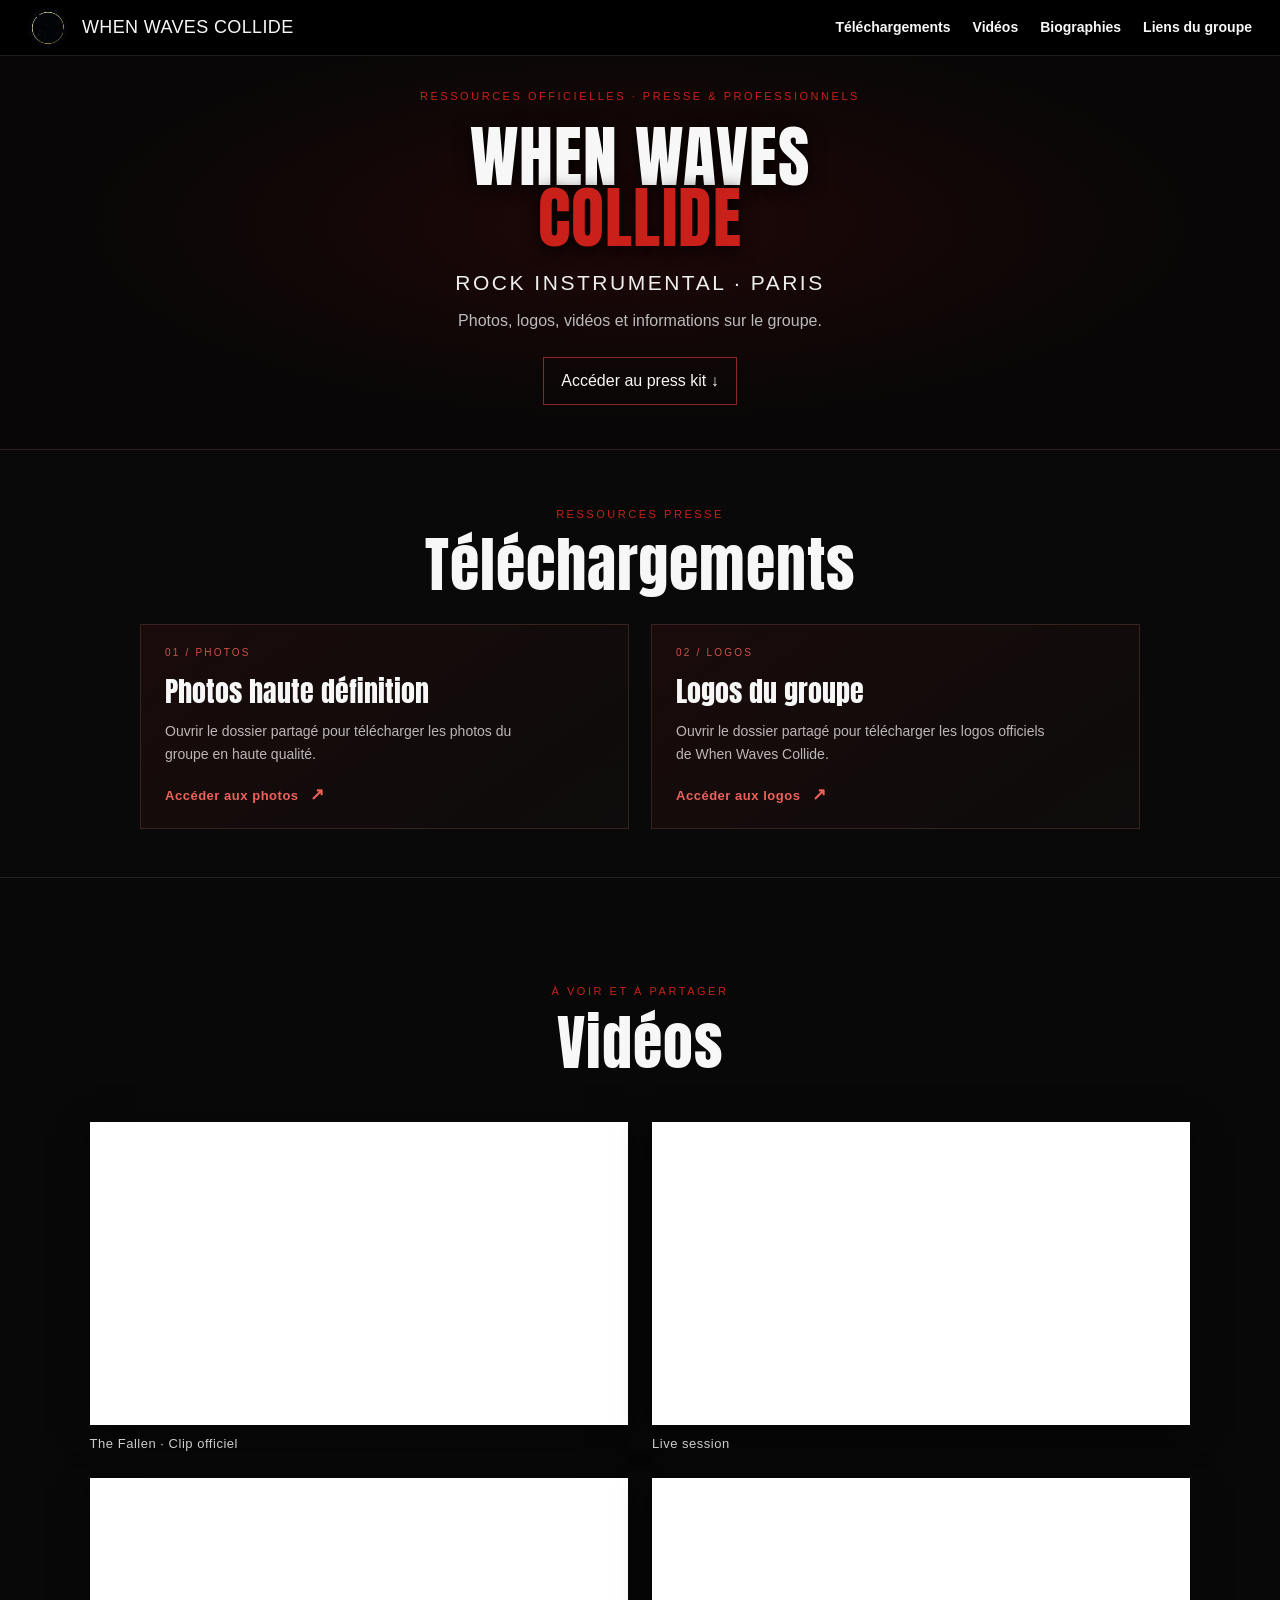
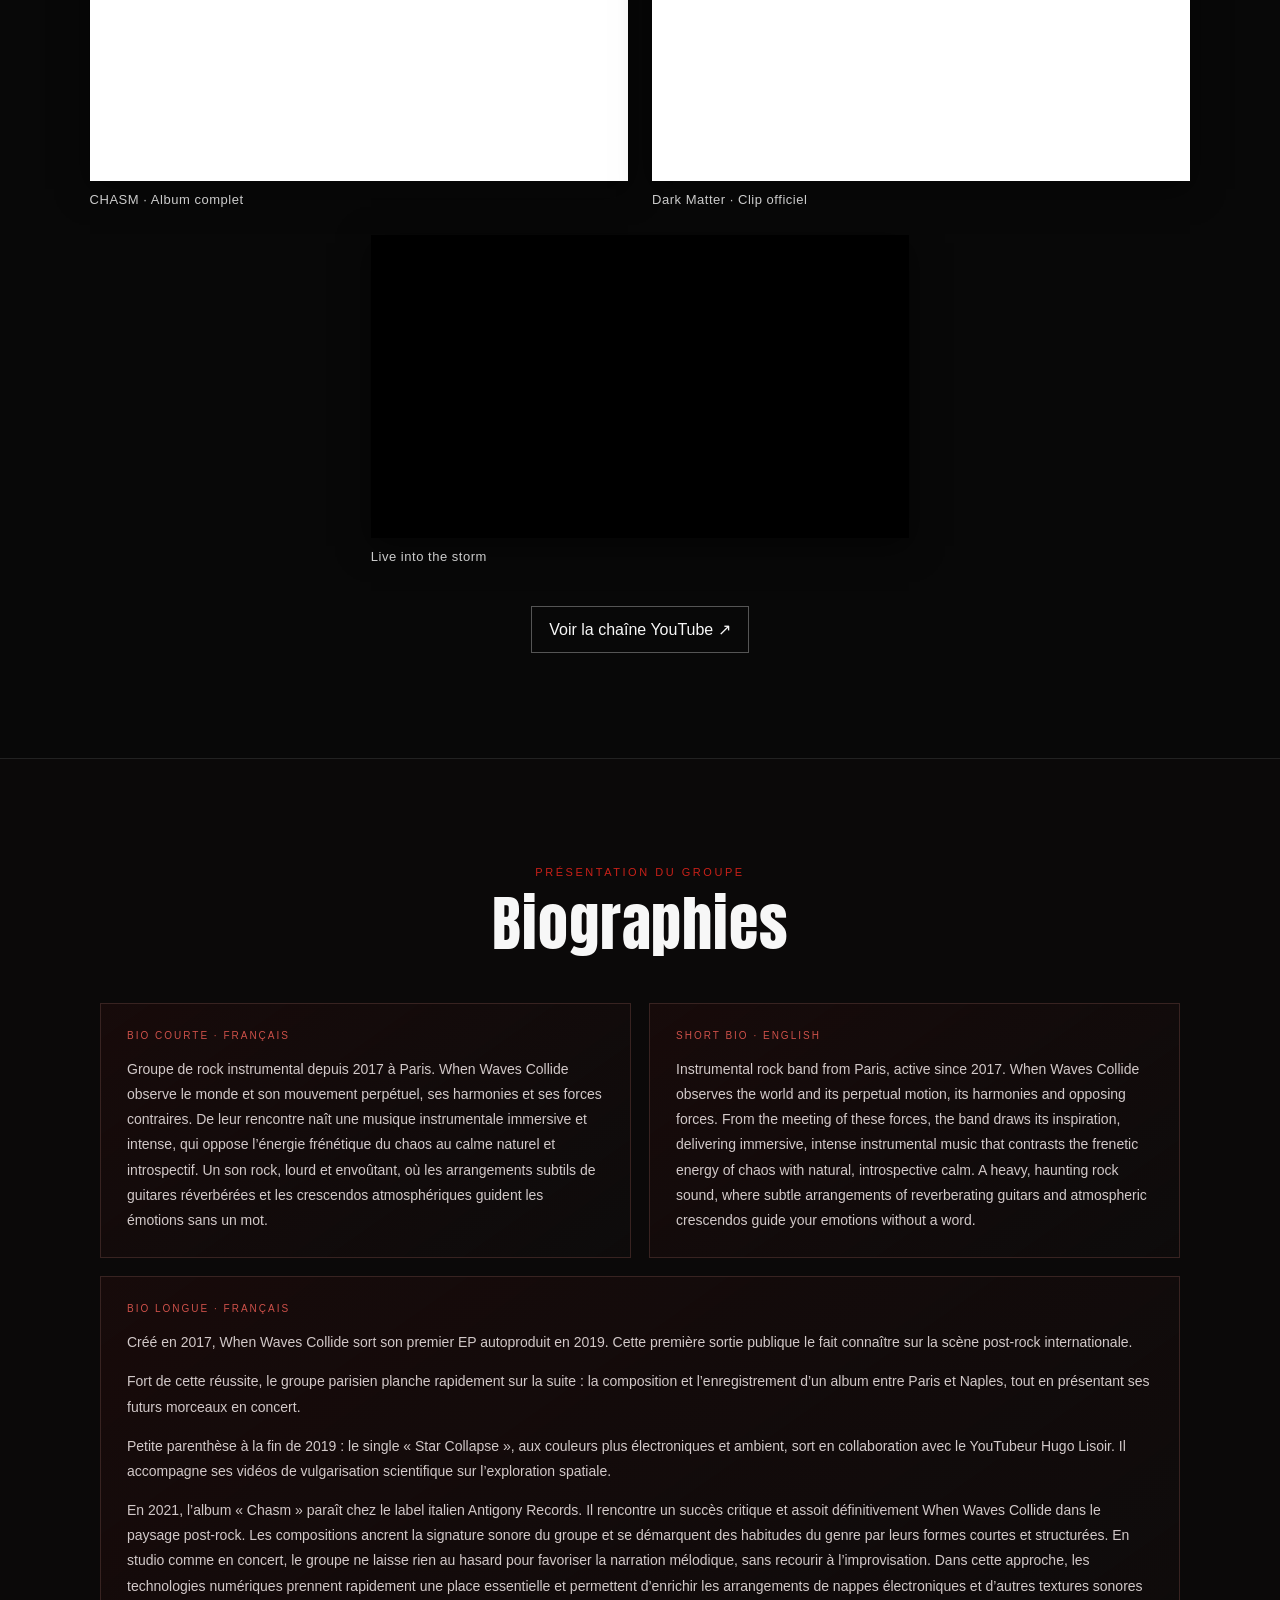
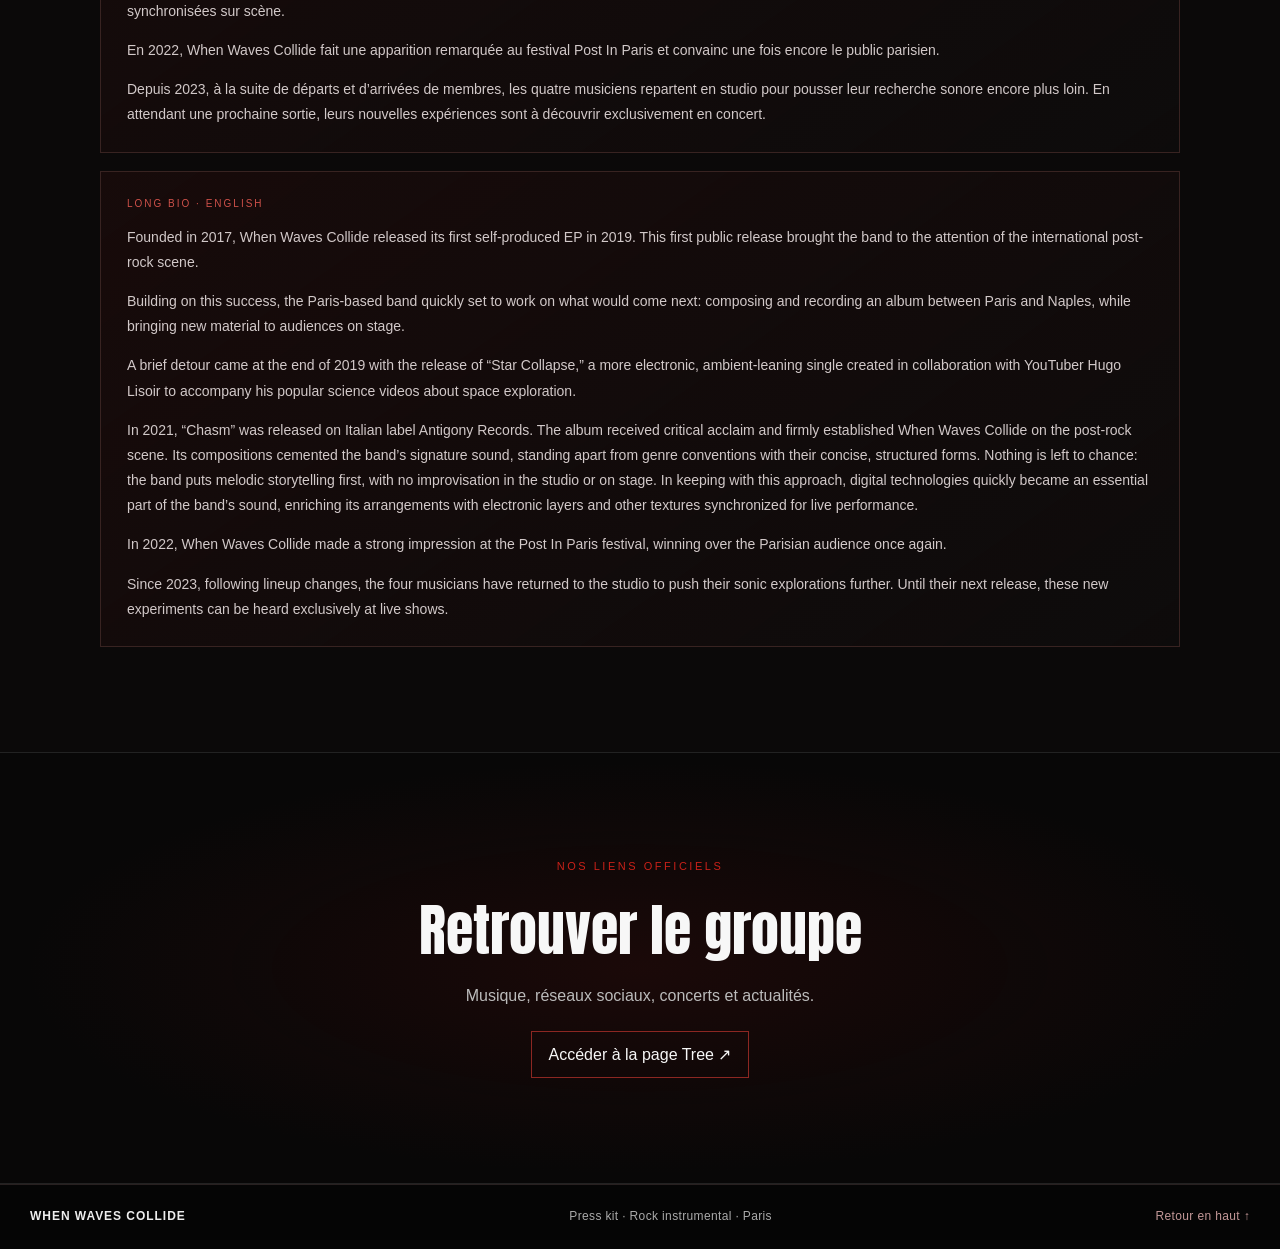
<file: presskit/index.html>
<!doctype html>
<html lang="fr">
<head>
  <meta charset="utf-8">
  <meta name="viewport" content="width=device-width, initial-scale=1">
  <meta name="theme-color" content="#050505">
  <meta name="robots" content="noindex, nofollow">
  <meta name="description" content="Press kit de When Waves Collide : photos, logos, vidéos et biographies.">
  <title>Press Kit — When Waves Collide</title>
  <link rel="preconnect" href="https://fonts.googleapis.com">
  <link rel="preconnect" href="https://fonts.gstatic.com" crossorigin>
  <link href="https://fonts.googleapis.com/css2?family=Anton&display=swap" rel="stylesheet">
  <link rel="stylesheet" href="../styles.css?v=anton-1">
  <link rel="stylesheet" href="presskit.css?v=3">
  <link rel="icon" href="/favicon.ico" sizes="any">
  <link rel="icon" type="image/png" sizes="512x512" href="/favicon.png">
  <link rel="apple-touch-icon" href="/apple-touch-icon.png">
<meta property="og:type" content="website">
<meta property="og:site_name" content="When Waves Collide">
<meta property="og:title" content="Press Kit — When Waves Collide">
<meta property="og:description" content="Press kit de When Waves Collide : photos, logos, vidéos et biographies.">
<meta property="og:url" content="https://www.whenwavescollide.com/presskit/">
<meta property="og:image" content="https://www.whenwavescollide.com/assets/social/wwc-preview-circle-20261030.png">
<meta property="og:image:type" content="image/png">
<meta property="og:image:width" content="1734">
<meta property="og:image:height" content="907">
<meta property="og:image:alt" content="Les quatre membres de When Waves Collide, photo en noir et blanc cadrée en cercle.">
<meta name="twitter:card" content="summary_large_image">
<meta name="twitter:title" content="Press Kit — When Waves Collide">
<meta name="twitter:description" content="Press kit de When Waves Collide : photos, logos, vidéos et biographies.">
<meta name="twitter:image" content="https://www.whenwavescollide.com/assets/social/wwc-preview-circle-20261030.png">
<meta name="twitter:image:alt" content="Les quatre membres de When Waves Collide, photo en noir et blanc cadrée en cercle.">
</head>
<body id="top" class="presskit-page">
  <a class="skip" href="#main">Passer au contenu</a>
  <header class="topbar">
    <a class="brand" href="../" aria-label="When Waves Collide, accueil"><img class="brand-mark" src="../assets/logos/wwc-gold.png" alt="" width="40" height="40"><span>WHEN WAVES COLLIDE</span></a>
    <button class="menu-toggle" aria-expanded="false" aria-controls="site-nav">Menu</button>
    <nav id="site-nav" aria-label="Navigation du press kit">
      <a href="#downloads">Téléchargements</a>
      <a href="#videos">Vidéos</a>
      <a href="#bios">Biographies</a>
      <a href="#tree">Liens du groupe</a>
    </nav>
  </header>

  <main id="main">
    <section class="presskit-hero">
      <p class="kicker">Ressources officielles · Presse &amp; professionnels</p>
      <h1>WHEN WAVES<br><span>COLLIDE</span></h1>
      <p class="presskit-subtitle">Rock instrumental · Paris</p>
      <p class="presskit-intro">Photos, logos, vidéos et informations sur le groupe.</p>
      <a class="outline-link" href="#downloads">Accéder au press kit ↓</a>
    </section>

    <section id="downloads" class="content-section presskit-section">
      <div class="section-heading"><p class="kicker">Ressources presse</p><h2>Téléchargements</h2></div>
      <div class="download-grid">
        <a class="download-card" href="https://drive.google.com/drive/folders/1dpM2O9YlP5NZjveA3ERB_3-ZLa1m3I7T?usp=sharing" target="_blank" rel="noopener noreferrer">
          <span class="download-index">01 / PHOTOS</span>
          <h3>Photos haute définition</h3>
          <p>Ouvrir le dossier partagé pour télécharger les photos du groupe en haute qualité.</p>
          <span class="download-action">Accéder aux photos <b aria-hidden="true">↗</b></span>
        </a>
        <a class="download-card" href="https://drive.google.com/drive/folders/1sXUbZ3YrHPVpyU15YfRWDByJW1HAjJ9Q?usp=sharing" target="_blank" rel="noopener noreferrer">
          <span class="download-index">02 / LOGOS</span>
          <h3>Logos du groupe</h3>
          <p>Ouvrir le dossier partagé pour télécharger les logos officiels de When Waves Collide.</p>
          <span class="download-action">Accéder aux logos <b aria-hidden="true">↗</b></span>
        </a>
      </div>
    </section>

    <section id="videos" class="content-section presskit-section presskit-videos">
      <div class="section-heading"><p class="kicker">À voir et à partager</p><h2>Vidéos</h2></div>
      <div class="presskit-video-grid">
        <div class="presskit-video"><iframe src="https://www.youtube-nocookie.com/embed/_i1ExZ3C5pk?rel=0" title="When Waves Collide — The Fallen, clip officiel" loading="lazy" allow="accelerometer; autoplay; clipboard-write; encrypted-media; gyroscope; picture-in-picture; web-share" referrerpolicy="strict-origin-when-cross-origin" allowfullscreen></iframe><p>The Fallen · Clip officiel</p></div>
        <div class="presskit-video"><iframe src="https://www.youtube-nocookie.com/embed/k3wXU5xeLac?rel=0" title="When Waves Collide — Live session" loading="lazy" allow="accelerometer; autoplay; clipboard-write; encrypted-media; gyroscope; picture-in-picture; web-share" referrerpolicy="strict-origin-when-cross-origin" allowfullscreen></iframe><p>Live session</p></div>
        <div class="presskit-video"><iframe src="https://www.youtube-nocookie.com/embed/y03u1z7U0hE?rel=0" title="When Waves Collide — CHASM, album complet" loading="lazy" allow="accelerometer; autoplay; clipboard-write; encrypted-media; gyroscope; picture-in-picture; web-share" referrerpolicy="strict-origin-when-cross-origin" allowfullscreen></iframe><p>CHASM · Album complet</p></div>
        <div class="presskit-video"><iframe src="https://www.youtube-nocookie.com/embed/M8MGus16vis?rel=0" title="When Waves Collide — Dark Matter, clip officiel" loading="lazy" allow="accelerometer; autoplay; clipboard-write; encrypted-media; gyroscope; picture-in-picture; web-share" referrerpolicy="strict-origin-when-cross-origin" allowfullscreen></iframe><p>Dark Matter · Clip officiel</p></div>
        <div class="presskit-video"><iframe src="https://www.youtube-nocookie.com/embed/dzZpgbhuIqA?rel=0" title="When Waves Collide — Live into the storm" loading="lazy" allow="accelerometer; autoplay; clipboard-write; encrypted-media; gyroscope; picture-in-picture; web-share" referrerpolicy="strict-origin-when-cross-origin" allowfullscreen></iframe><p>Live into the storm</p></div>
      </div>
      <p class="channel-link"><a class="outline-link" href="https://www.youtube.com/@WhenWavesCollide" target="_blank" rel="noopener noreferrer">Voir la chaîne YouTube ↗</a></p>
    </section>

    <section id="bios" class="content-section presskit-section presskit-bios">
      <div class="section-heading"><p class="kicker">Présentation du groupe</p><h2>Biographies</h2></div>
      <div class="bio-grid">
        <article class="bio-card" lang="fr">
          <p class="bio-label">Bio courte · Français</p>
          <p class="bio-copy">Groupe de rock instrumental depuis 2017 à Paris. When Waves Collide observe le monde et son mouvement perpétuel, ses harmonies et ses forces contraires. De leur rencontre naît une musique instrumentale immersive et intense, qui oppose l’énergie frénétique du chaos au calme naturel et introspectif. Un son rock, lourd et envoûtant, où les arrangements subtils de guitares réverbérées et les crescendos atmosphériques guident les émotions sans un mot.</p>
        </article>
        <article class="bio-card" lang="en">
          <p class="bio-label">Short bio · English</p>
          <p class="bio-copy">Instrumental rock band from Paris, active since 2017. When Waves Collide observes the world and its perpetual motion, its harmonies and opposing forces. From the meeting of these forces, the band draws its inspiration, delivering immersive, intense instrumental music that contrasts the frenetic energy of chaos with natural, introspective calm. A heavy, haunting rock sound, where subtle arrangements of reverberating guitars and atmospheric crescendos guide your emotions without a word.</p>
        </article>
        <article class="bio-card bio-card-long" lang="fr">
          <p class="bio-label">Bio longue · Français</p>
          <div class="bio-copy">
            <p>Créé en 2017, When Waves Collide sort son premier EP autoproduit en 2019. Cette première sortie publique le fait connaître sur la scène post-rock internationale.</p>
            <p>Fort de cette réussite, le groupe parisien planche rapidement sur la suite : la composition et l’enregistrement d’un album entre Paris et Naples, tout en présentant ses futurs morceaux en concert.</p>
            <p>Petite parenthèse à la fin de 2019 : le single « Star Collapse », aux couleurs plus électroniques et ambient, sort en collaboration avec le YouTubeur Hugo Lisoir. Il accompagne ses vidéos de vulgarisation scientifique sur l’exploration spatiale.</p>
            <p>En 2021, l’album « Chasm » paraît chez le label italien Antigony Records. Il rencontre un succès critique et assoit définitivement When Waves Collide dans le paysage post-rock. Les compositions ancrent la signature sonore du groupe et se démarquent des habitudes du genre par leurs formes courtes et structurées. En studio comme en concert, le groupe ne laisse rien au hasard pour favoriser la narration mélodique, sans recourir à l’improvisation. Dans cette approche, les technologies numériques prennent rapidement une place essentielle et permettent d’enrichir les arrangements de nappes électroniques et d’autres textures sonores synchronisées sur scène.</p>
            <p>En 2022, When Waves Collide fait une apparition remarquée au festival Post In Paris et convainc une fois encore le public parisien.</p>
            <p>Depuis 2023, à la suite de départs et d’arrivées de membres, les quatre musiciens repartent en studio pour pousser leur recherche sonore encore plus loin. En attendant une prochaine sortie, leurs nouvelles expériences sont à découvrir exclusivement en concert.</p>
          </div>
        </article>
        <article class="bio-card bio-card-long" lang="en">
          <p class="bio-label">Long bio · English</p>
          <div class="bio-copy">
            <p>Founded in 2017, When Waves Collide released its first self-produced EP in 2019. This first public release brought the band to the attention of the international post-rock scene.</p>
            <p>Building on this success, the Paris-based band quickly set to work on what would come next: composing and recording an album between Paris and Naples, while bringing new material to audiences on stage.</p>
            <p>A brief detour came at the end of 2019 with the release of “Star Collapse,” a more electronic, ambient-leaning single created in collaboration with YouTuber Hugo Lisoir to accompany his popular science videos about space exploration.</p>
            <p>In 2021, “Chasm” was released on Italian label Antigony Records. The album received critical acclaim and firmly established When Waves Collide on the post-rock scene. Its compositions cemented the band’s signature sound, standing apart from genre conventions with their concise, structured forms. Nothing is left to chance: the band puts melodic storytelling first, with no improvisation in the studio or on stage. In keeping with this approach, digital technologies quickly became an essential part of the band’s sound, enriching its arrangements with electronic layers and other textures synchronized for live performance.</p>
            <p>In 2022, When Waves Collide made a strong impression at the Post In Paris festival, winning over the Parisian audience once again.</p>
            <p>Since 2023, following lineup changes, the four musicians have returned to the studio to push their sonic explorations further. Until their next release, these new experiments can be heard exclusively at live shows.</p>
          </div>
        </article>
      </div>
    </section>

    <section id="tree" class="content-section presskit-tree">
      <p class="kicker">Nos liens officiels</p>
      <h2>Retrouver le groupe</h2>
      <p>Musique, réseaux sociaux, concerts et actualités.</p>
      <a class="outline-link" href="../tree/">Accéder à la page Tree ↗</a>
    </section>
  </main>

  <footer><a href="../">WHEN WAVES COLLIDE</a><span>Press kit · Rock instrumental · Paris</span><a href="#top">Retour en haut ↑</a></footer>
  <script src="../script.js?v=parallax-202610-2"></script>
</body>
</html>
</file>
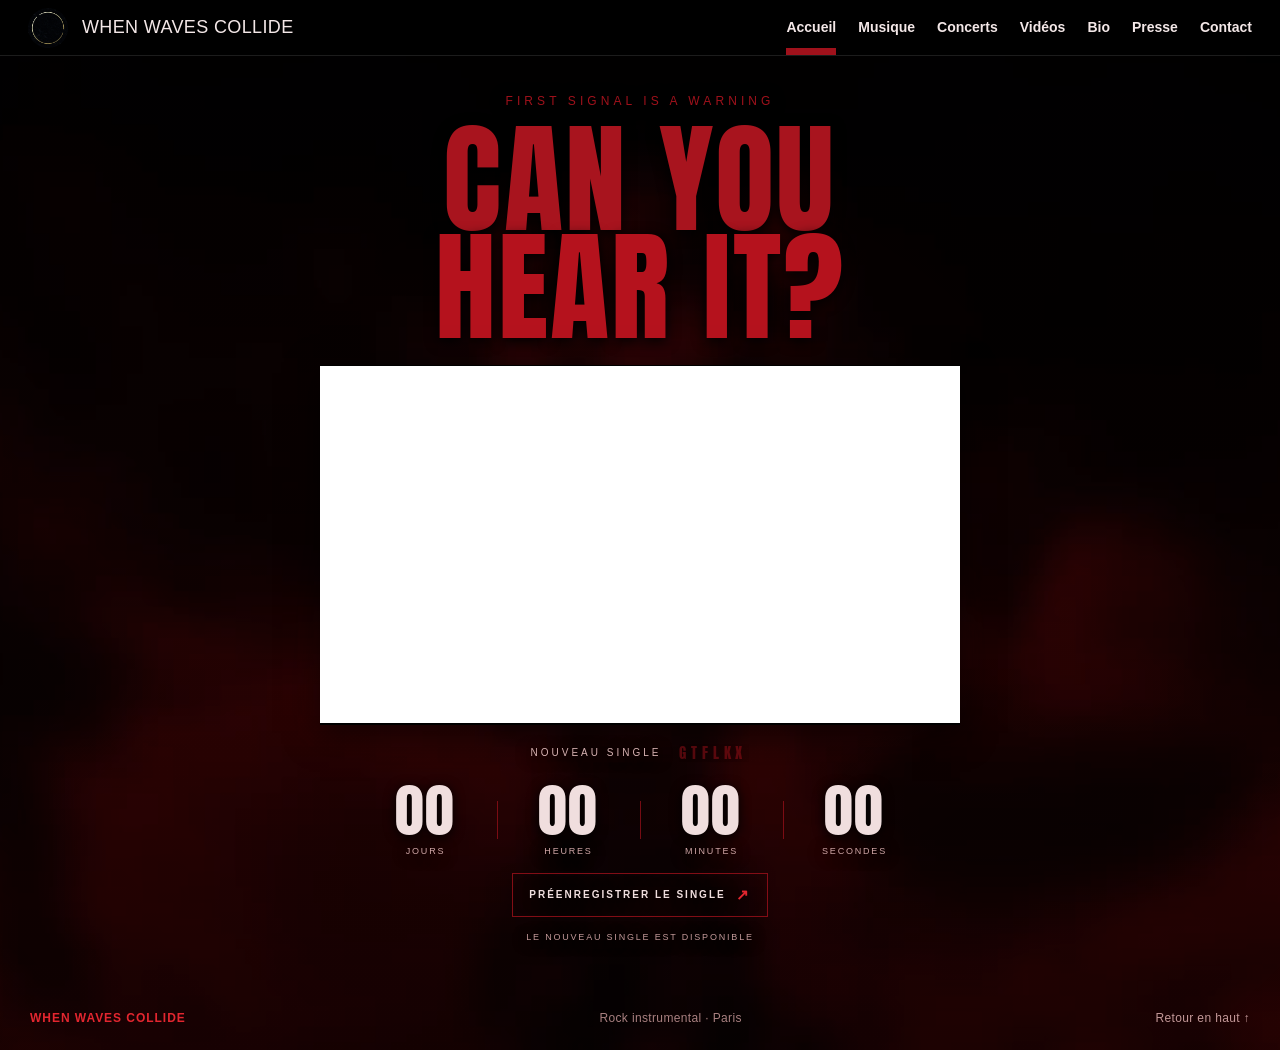
<file: signal/index.html>
<!doctype html>
<html lang="fr">
<head>
  <meta charset="utf-8">
  <meta name="viewport" content="width=device-width, initial-scale=1">
  <meta name="theme-color" content="#050505">
  <meta name="robots" content="noindex, nofollow">
  <meta name="referrer" content="strict-origin-when-cross-origin">
  <meta name="description" content="First signal is a warning. When Waves Collide.">
  <title>Can you hear it? — When Waves Collide</title>
  <link rel="preconnect" href="https://player.vimeo.com">
  <link rel="preconnect" href="https://fonts.googleapis.com">
  <link rel="preconnect" href="https://fonts.gstatic.com" crossorigin>
  <link href="https://fonts.googleapis.com/css2?family=Anton&display=swap" rel="stylesheet">
  <link rel="stylesheet" href="signal.css?v=9">
  <link rel="icon" href="/favicon.ico" sizes="any">
  <link rel="icon" type="image/png" sizes="512x512" href="/favicon.png">
  <link rel="apple-touch-icon" href="/apple-touch-icon.png">
</head>
<body>
  <main class="signal-page" id="top">
    <div class="backdrop" aria-hidden="true">
      <video class="backdrop-video" autoplay muted loop playsinline poster="../carnyx/assets/teaser-ok-poster.jpg">
        <source src="../carnyx/assets/teaser-ok.mp4" type="video/mp4">
      </video>
      <div class="backdrop-fallback"></div>
    </div>
    <header class="topbar">
      <a class="brand" href="../" aria-label="When Waves Collide, accueil"><img class="brand-mark" src="../carnyx/assets/wwc-gold.png" alt=""><span>WHEN WAVES COLLIDE</span></a>
      <button class="menu-toggle" aria-expanded="false" aria-controls="site-nav">Menu</button>
      <nav id="site-nav" aria-label="Navigation principale">
        <a class="active" aria-current="page" href="../">Accueil</a>
        <a href="../music/">Musique</a>
        <a href="../live/">Concerts</a>
        <a href="../videos/">Vidéos</a>
        <a href="../about/">Bio</a>
        <a href="../presse/">Presse</a>
        <a href="../contact/">Contact</a>
      </nav>
    </header>
    <section class="announcement" aria-labelledby="headline">
      <p class="eyebrow">First signal is a warning</p>
      <h1 id="headline">CAN YOU<br><span>HEAR IT?</span></h1>
      <div class="teaser-frame" id="teaser-frame">
        <iframe src="https://player.vimeo.com/video/1238111180?h=9f8d010c08&amp;autoplay=1&amp;loop=1&amp;muted=0&amp;title=0&amp;byline=0&amp;portrait=0&amp;controls=1&amp;dnt=1" title="Teaser vidéo When Waves Collide" loading="eager" allow="autoplay; fullscreen; picture-in-picture; encrypted-media" referrerpolicy="strict-origin-when-cross-origin" allowfullscreen></iframe>
      </div>
      <p class="release-name"><span>NOUVEAU SINGLE</span><b class="signal-word" id="signal-word" aria-hidden="true">······</b></p>
      <div class="countdown" aria-label="Compte à rebours avant le prochain single">
        <div><strong id="days">00</strong><span>JOURS</span></div>
        <i></i><div><strong id="hours">00</strong><span>HEURES</span></div>
        <i></i><div><strong id="minutes">00</strong><span>MINUTES</span></div>
        <i></i><div><strong id="seconds">00</strong><span>SECONDES</span></div>
      </div>
      <a class="hyperfollow-link" href="https://distrokid.com/hyperfollow/whenwavescollide1/carnyx" target="_blank" rel="noopener noreferrer">PRÉENREGISTRER LE SINGLE <span aria-hidden="true">↗</span></a>
      <p class="date-note" id="date-note">30 OCTOBRE 2026</p>
    </section>
    <footer class="site-footer"><a href="../">WHEN WAVES COLLIDE</a><span>Rock instrumental · Paris</span><a href="#top">Retour en haut ↑</a></footer>
  </main>
  <script src="signal.js?v=2"></script>
</body>
</html>
</file>
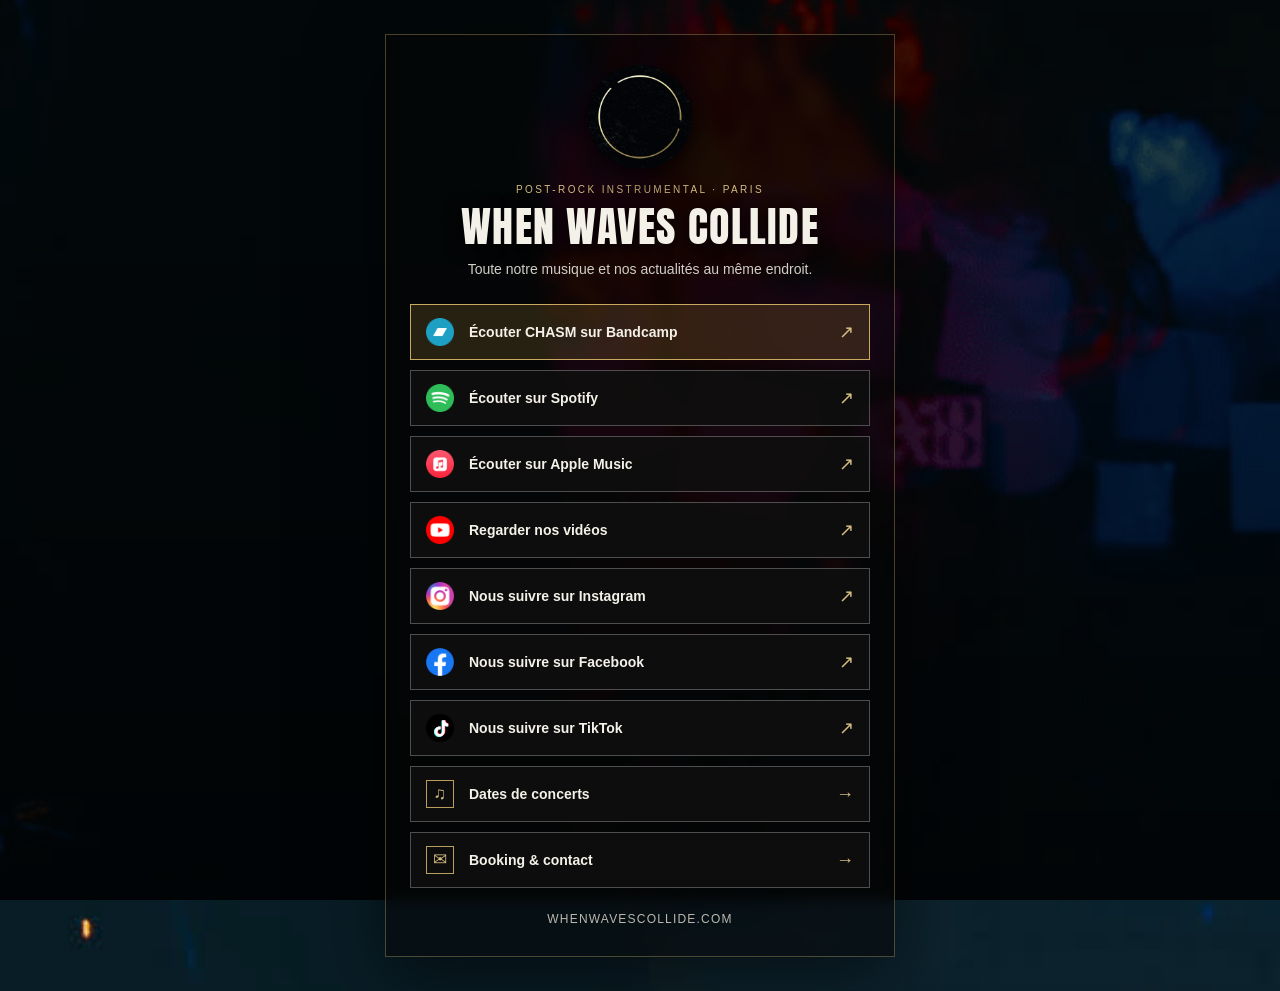
<file: tree/index.html>
<!doctype html>
<html lang="fr">
<head>
  <meta charset="utf-8">
  <meta name="viewport" content="width=device-width, initial-scale=1">
  <meta name="theme-color" content="#070707">
  <meta name="description" content="Retrouvez When Waves Collide : musique, vidéos, concerts et réseaux sociaux.">
  <title>When Waves Collide — Liens officiels</title>
  <link rel="preconnect" href="https://fonts.googleapis.com">
  <link rel="preconnect" href="https://fonts.gstatic.com" crossorigin>
  <link href="https://fonts.googleapis.com/css2?family=Anton&display=swap" rel="stylesheet">
  <link rel="stylesheet" href="tree.css?v=background-2">
  <link rel="icon" href="/favicon.ico" sizes="any">
  <link rel="icon" type="image/png" sizes="512x512" href="/favicon.png">
  <link rel="apple-touch-icon" href="/apple-touch-icon.png">
<meta property="og:type" content="website">
<meta property="og:site_name" content="When Waves Collide">
<meta property="og:title" content="When Waves Collide — Liens officiels">
<meta property="og:description" content="Retrouvez When Waves Collide : musique, vidéos, concerts et réseaux sociaux.">
<meta property="og:url" content="https://www.whenwavescollide.com/tree/">
<meta property="og:image" content="https://www.whenwavescollide.com/assets/social/wwc-preview-circle-20261030.png">
<meta property="og:image:type" content="image/png">
<meta property="og:image:width" content="1734">
<meta property="og:image:height" content="907">
<meta property="og:image:alt" content="Les quatre membres de When Waves Collide, photo en noir et blanc cadrée en cercle.">
<meta name="twitter:card" content="summary_large_image">
<meta name="twitter:title" content="When Waves Collide — Liens officiels">
<meta name="twitter:description" content="Retrouvez When Waves Collide : musique, vidéos, concerts et réseaux sociaux.">
<meta name="twitter:image" content="https://www.whenwavescollide.com/assets/social/wwc-preview-circle-20261030.png">
<meta name="twitter:image:alt" content="Les quatre membres de When Waves Collide, photo en noir et blanc cadrée en cercle.">
</head>
<body>
  <main class="tree-page">
    <video class="tree-background" autoplay muted loop playsinline aria-hidden="true" poster="../assets/tree-background-poster.jpg">
      <source src="../assets/tree-background.mp4" type="video/mp4">
    </video>
    <div class="tree-card">
      <a class="tree-logo" href="../" aria-label="When Waves Collide — accueil">
        <img src="../assets/logos/wwc-gold.png" alt="When Waves Collide" width="104" height="104">
      </a>
      <p class="eyebrow">Post-rock instrumental · Paris</p>
      <h1>WHEN WAVES COLLIDE</h1>
      <p class="intro">Toute notre musique et nos actualités au même endroit.</p>

      <nav class="tree-links" aria-label="Liens officiels">
        <a class="tree-link featured" href="https://whenwavescollide.bandcamp.com/album/chasm" target="_blank" rel="noopener">
          <img src="../assets/logos/bandcamp.png" alt="" width="30" height="30"><span>Écouter CHASM sur Bandcamp</span><span class="arrow" aria-hidden="true">↗</span>
        </a>
        <a class="tree-link" href="https://open.spotify.com/intl-fr/artist/1948kh9P06S0CW1Oqp0MoQ" target="_blank" rel="noopener">
          <img src="../assets/logos/spotify.png" alt="" width="30" height="30"><span>Écouter sur Spotify</span><span class="arrow" aria-hidden="true">↗</span>
        </a>
        <a class="tree-link" href="https://music.apple.com/fr/artist/when-waves-collide/1483250736" target="_blank" rel="noopener">
          <img src="../assets/logos/apple-music.png" alt="" width="30" height="30"><span>Écouter sur Apple Music</span><span class="arrow" aria-hidden="true">↗</span>
        </a>
        <a class="tree-link" href="https://www.youtube.com/@WhenWavesCollide" target="_blank" rel="noopener">
          <img src="../assets/logos/youtube.png" alt="" width="30" height="30"><span>Regarder nos vidéos</span><span class="arrow" aria-hidden="true">↗</span>
        </a>
        <a class="tree-link" href="https://www.instagram.com/whenwavescollide/" target="_blank" rel="noopener">
          <img src="../assets/logos/instagram.png" alt="" width="30" height="30"><span>Nous suivre sur Instagram</span><span class="arrow" aria-hidden="true">↗</span>
        </a>
        <a class="tree-link" href="https://www.facebook.com/WhenWavesCollide/" target="_blank" rel="noopener">
          <img src="../assets/logos/facebook.png" alt="" width="30" height="30"><span>Nous suivre sur Facebook</span><span class="arrow" aria-hidden="true">↗</span>
        </a>
        <a class="tree-link" href="https://www.tiktok.com/@whenwavescollide" target="_blank" rel="noopener noreferrer">
          <img src="../assets/logos/tiktok.svg" alt="" width="30" height="30"><span>Nous suivre sur TikTok</span><span class="arrow" aria-hidden="true">↗</span>
        </a>
        <a class="tree-link" href="../live/">
          <span class="local-icon" aria-hidden="true">♫</span><span>Dates de concerts</span><span class="arrow" aria-hidden="true">→</span>
        </a>
        <a class="tree-link" href="../contact/">
          <span class="local-icon" aria-hidden="true">✉</span><span>Booking &amp; contact</span><span class="arrow" aria-hidden="true">→</span>
        </a>
      </nav>

      <a class="back-home" href="../">whenwavescollide.com</a>
    </div>
  </main>
</body>
</html>
</file>
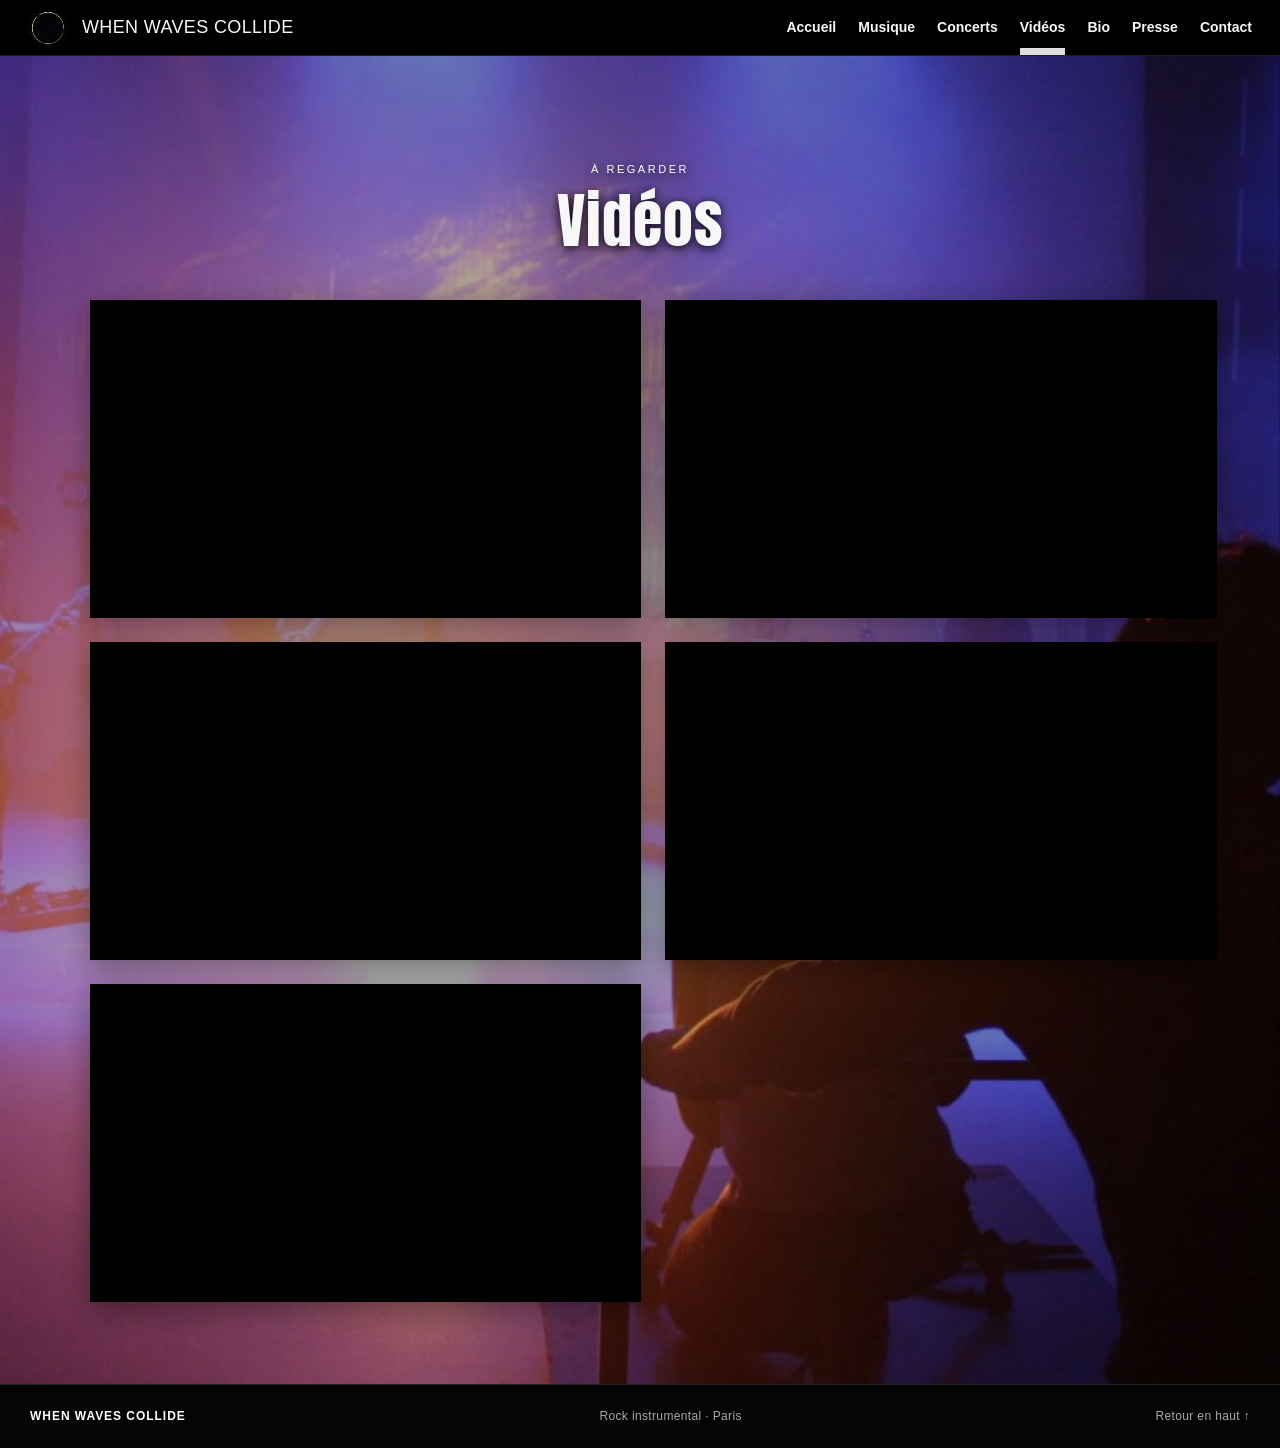
<file: videos/index.html>
<!doctype html>
<html lang="fr">
<head>
  <meta charset="utf-8">
  <meta name="viewport" content="width=device-width, initial-scale=1">
  <meta name="theme-color" content="#050505">
  <meta name="description" content="When Waves Collide — groupe de rock instrumental parisien depuis 2017.">
  <title>Vidéos — When Waves Collide</title>
  <link rel="preconnect" href="https://www.youtube-nocookie.com">
  <link rel="preconnect" href="https://fonts.googleapis.com">
  <link rel="preconnect" href="https://fonts.gstatic.com" crossorigin>
  <link href="https://fonts.googleapis.com/css2?family=Anton&display=swap" rel="stylesheet">
  <link rel="stylesheet" href="../styles.css?v=anton-1">
  <link rel="stylesheet" href="videos.css?v=parallax-2">
  <link rel="icon" href="/favicon.ico" sizes="any">
  <link rel="icon" type="image/png" sizes="512x512" href="/favicon.png">
  <link rel="apple-touch-icon" href="/apple-touch-icon.png">
<meta property="og:type" content="website">
<meta property="og:site_name" content="When Waves Collide">
<meta property="og:title" content="Vidéos — When Waves Collide">
<meta property="og:description" content="When Waves Collide — groupe de rock instrumental parisien depuis 2017.">
<meta property="og:url" content="https://www.whenwavescollide.com/videos/">
<meta property="og:image" content="https://www.whenwavescollide.com/assets/social/wwc-preview-circle-20261030.png">
<meta property="og:image:type" content="image/png">
<meta property="og:image:width" content="1734">
<meta property="og:image:height" content="907">
<meta property="og:image:alt" content="Les quatre membres de When Waves Collide, photo en noir et blanc cadrée en cercle.">
<meta name="twitter:card" content="summary_large_image">
<meta name="twitter:title" content="Vidéos — When Waves Collide">
<meta name="twitter:description" content="When Waves Collide — groupe de rock instrumental parisien depuis 2017.">
<meta name="twitter:image" content="https://www.whenwavescollide.com/assets/social/wwc-preview-circle-20261030.png">
<meta name="twitter:image:alt" content="Les quatre membres de When Waves Collide, photo en noir et blanc cadrée en cercle.">
</head>
<body id="top" class="inner-page">
  <a class="skip" href="#main">Passer au contenu</a>
  <header class="topbar">
    <a class="brand" href="../" aria-label="When Waves Collide, accueil"><img class="brand-mark" src="../assets/logos/wwc-gold.png" alt="" width="40" height="40"><span>WHEN WAVES COLLIDE</span></a>
    <button class="menu-toggle" aria-expanded="false" aria-controls="site-nav">Menu</button>
    <nav id="site-nav" aria-label="Navigation principale"><a href="../">Accueil</a>
<a href="../music/">Musique</a>
<a href="../live/">Concerts</a>
<a class="active" aria-current="page" href="../videos/">Vidéos</a>
<a href="../about/">Bio</a>
<a href="../presse/">Presse</a>
<a href="../contact/">Contact</a></nav>
  </header>

  <main id="main"><section id="videos" class="content-section videos-section">
      <div class="section-heading"><p class="kicker">À regarder</p><h1>Vidéos</h1></div>
      <div class="video-grid">
        <div class="embed"><iframe src="https://www.youtube-nocookie.com/embed/_i1ExZ3C5pk?rel=0" title="When Waves Collide — The Fallen [official video]" loading="lazy" allowfullscreen></iframe></div>
        <div class="embed"><iframe src="https://www.youtube-nocookie.com/embed/k3wXU5xeLac?rel=0" title="When Waves Collide — Full live session" loading="lazy" allowfullscreen></iframe></div>
        <div class="embed"><iframe src="https://www.youtube-nocookie.com/embed/y03u1z7U0hE?rel=0" title="When Waves Collide — CHASM [Full Album Visualizer]" loading="lazy" allowfullscreen></iframe></div>
        <div class="embed"><iframe src="https://www.youtube-nocookie.com/embed/M8MGus16vis?rel=0" title="When Waves Collide — Dark Matter [official video]" loading="lazy" allowfullscreen></iframe></div>
        <div class="embed"><iframe src="https://www.youtube-nocookie.com/embed/dzZpgbhuIqA?rel=0" title="When Waves Collide — Live into the storm" loading="lazy" allowfullscreen></iframe></div>
      </div>
    </section></main>
  <footer><a href="../">WHEN WAVES COLLIDE</a><span>Rock instrumental · Paris</span><a href="#top">Retour en haut ↑</a></footer>
  <script src="../script.js?v=parallax-202610-2"></script>
</body>
</html>
</file>
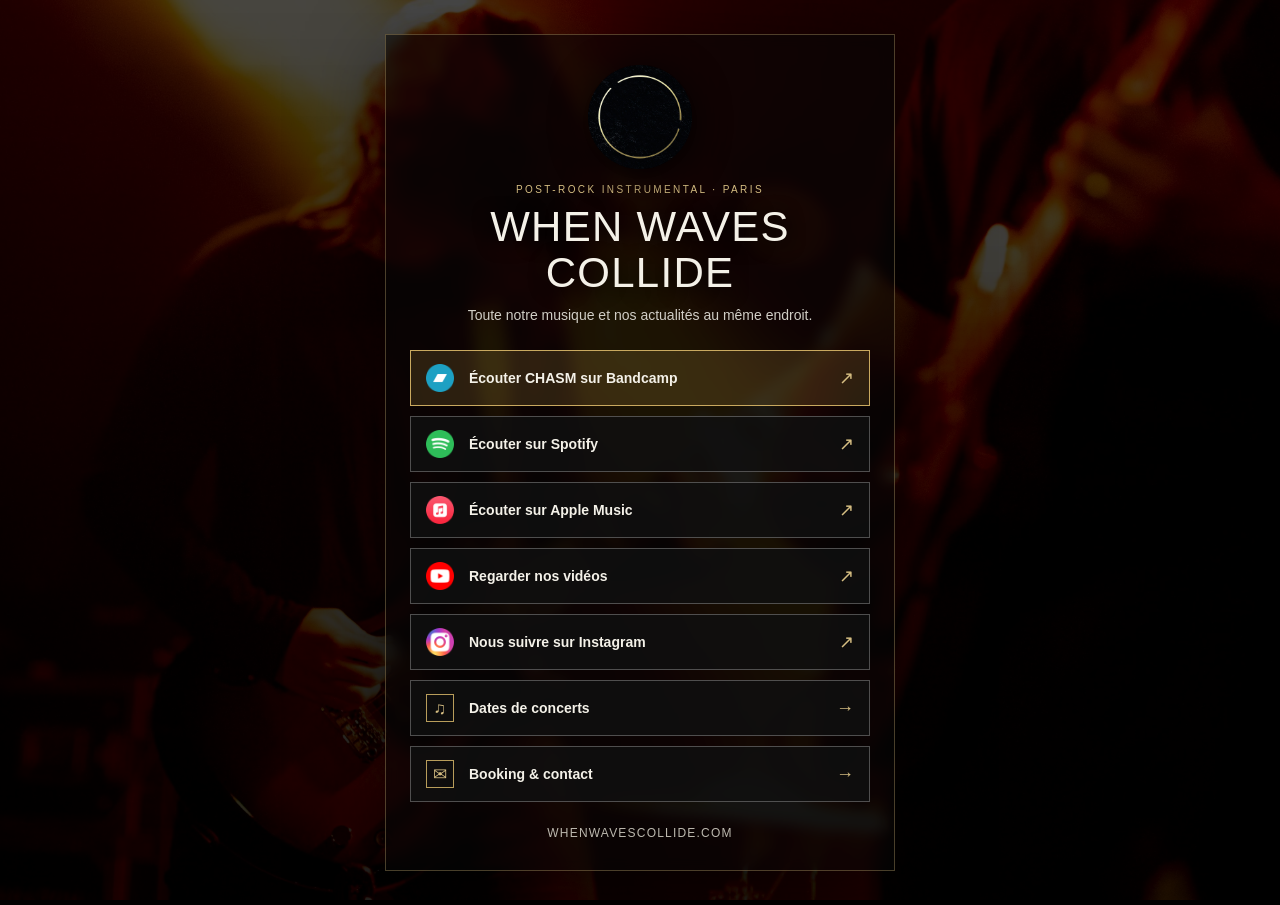
<file: WWC-page-tree-cachee/tree/index.html>
<!doctype html>
<html lang="fr">
<head>
  <meta charset="utf-8">
  <meta name="viewport" content="width=device-width, initial-scale=1">
  <meta name="theme-color" content="#070707">
  <meta name="description" content="Retrouvez When Waves Collide : musique, vidéos, concerts et réseaux sociaux.">
  <title>When Waves Collide — Liens officiels</title>
  <link rel="stylesheet" href="tree.css?v=1">
</head>
<body>
  <main class="tree-page">
    <div class="tree-card">
      <a class="tree-logo" href="../index.html" aria-label="When Waves Collide — accueil">
        <img src="../assets/logos/wwc-gold.png" alt="When Waves Collide" width="104" height="104">
      </a>
      <p class="eyebrow">Post-rock instrumental · Paris</p>
      <h1>WHEN WAVES COLLIDE</h1>
      <p class="intro">Toute notre musique et nos actualités au même endroit.</p>

      <nav class="tree-links" aria-label="Liens officiels">
        <a class="tree-link featured" href="https://whenwavescollide.bandcamp.com/album/chasm" target="_blank" rel="noopener">
          <img src="../assets/logos/bandcamp.png" alt="" width="30" height="30"><span>Écouter CHASM sur Bandcamp</span><span class="arrow" aria-hidden="true">↗</span>
        </a>
        <a class="tree-link" href="https://open.spotify.com/intl-fr/artist/1948kh9P06S0CW1Oqp0MoQ" target="_blank" rel="noopener">
          <img src="../assets/logos/spotify.png" alt="" width="30" height="30"><span>Écouter sur Spotify</span><span class="arrow" aria-hidden="true">↗</span>
        </a>
        <a class="tree-link" href="https://music.apple.com/fr/artist/when-waves-collide/1483250736" target="_blank" rel="noopener">
          <img src="../assets/logos/apple-music.png" alt="" width="30" height="30"><span>Écouter sur Apple Music</span><span class="arrow" aria-hidden="true">↗</span>
        </a>
        <a class="tree-link" href="https://www.youtube.com/@WhenWavesCollide" target="_blank" rel="noopener">
          <img src="../assets/logos/youtube.png" alt="" width="30" height="30"><span>Regarder nos vidéos</span><span class="arrow" aria-hidden="true">↗</span>
        </a>
        <a class="tree-link" href="https://www.instagram.com/whenwavescollide/" target="_blank" rel="noopener">
          <img src="../assets/logos/instagram.png" alt="" width="30" height="30"><span>Nous suivre sur Instagram</span><span class="arrow" aria-hidden="true">↗</span>
        </a>
        <a class="tree-link" href="../live/">
          <span class="local-icon" aria-hidden="true">♫</span><span>Dates de concerts</span><span class="arrow" aria-hidden="true">→</span>
        </a>
        <a class="tree-link" href="../contact/">
          <span class="local-icon" aria-hidden="true">✉</span><span>Booking &amp; contact</span><span class="arrow" aria-hidden="true">→</span>
        </a>
      </nav>

      <a class="back-home" href="../index.html">whenwavescollide.com</a>
    </div>
  </main>
</body>
</html>
</file>
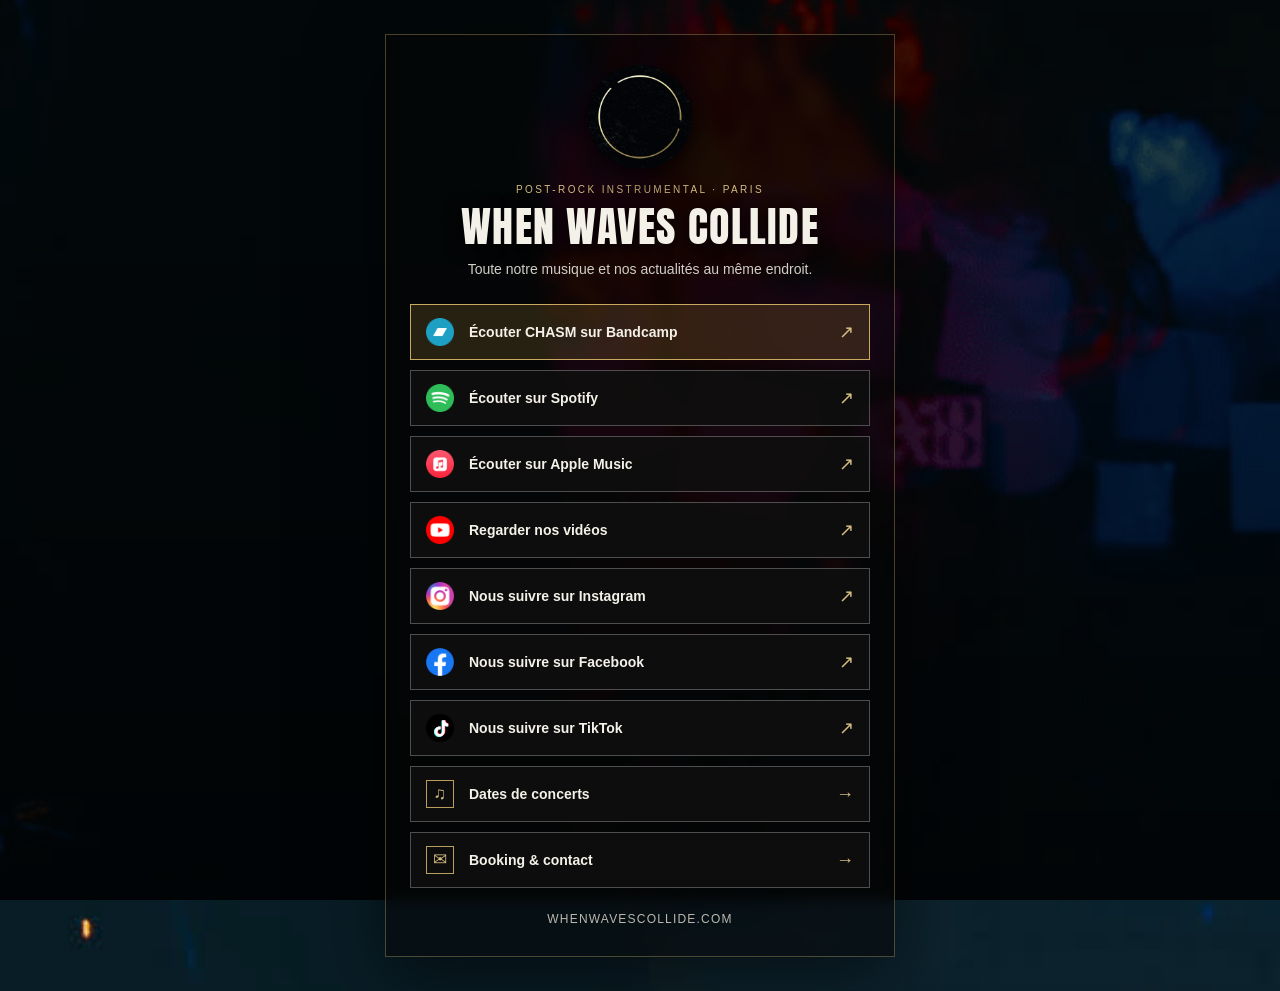
<file: tree.html>
<!doctype html>
<html lang="fr">
<head>
  <meta charset="utf-8">
  <meta name="viewport" content="width=device-width, initial-scale=1">
  <meta http-equiv="refresh" content="0; url=tree/">
  <link rel="canonical" href="tree/">
  <title>Redirection — When Waves Collide</title>
  <script>window.location.replace(new URL('tree/', window.location.href).href);</script>
  <link rel="icon" href="/favicon.ico" sizes="any">
  <link rel="icon" type="image/png" sizes="512x512" href="/favicon.png">
  <link rel="apple-touch-icon" href="/apple-touch-icon.png">
</head>
<body><p><a href="tree/">Ouvrir les liens de When Waves Collide</a></p></body>
</html>
</file>
<file: styles.css>
:root{color-scheme:dark;--black:#050505;--ink:#f7f7f7;--muted:#b5b5b5;--line:#303030;--red:#c92119}
*{box-sizing:border-box}html{scroll-behavior:smooth;scroll-padding-top:78px}body{margin:0;background:var(--black);color:var(--ink);font:16px/1.6 Arial,Helvetica,sans-serif}a{color:inherit;text-decoration:none}a:hover{color:#ddd}.skip{position:absolute;top:-100px;left:16px;background:#fff;color:#000;padding:10px;z-index:99}.skip:focus{top:10px}.topbar{height:56px;position:fixed;z-index:20;top:0;left:0;right:0;background:rgba(0,0,0,.96);display:flex;align-items:center;justify-content:space-between;padding:0 28px;gap:28px;border-bottom:1px solid #1c1c1c}.brand{display:flex;align-items:center;gap:14px;font-size:18px;font-weight:300;letter-spacing:.02em;white-space:nowrap}.brand-mark{width:40px;height:40px;border:1px solid #f1f1f1;border-radius:50%;display:block}.topbar nav{height:100%;display:flex;align-items:stretch;gap:22px}.topbar nav a{display:flex;align-items:center;position:relative;font-weight:600;font-size:14px}.topbar nav a.active:after,.topbar nav a:hover:after{position:absolute;content:"";height:7px;background:#ddd;bottom:0;left:0;right:0}.menu-toggle{display:none;background:transparent;border:1px solid #777;color:white;padding:7px 12px}.hero{min-height:100vh;position:relative;display:flex;align-items:flex-start;justify-content:center;text-align:center;padding:210px 24px 62px;background:#120705 url("assets/accueil.jpg") center center/cover no-repeat}.hero-shade{position:absolute;inset:0;background:rgba(0,0,0,.23)}.hero-content{position:relative;width:min(560px,100%)}.hero h1{font-family:'Anton',Impact,"Arial Narrow",sans-serif;font-stretch:condensed;font-size:clamp(34px,4vw,56px);line-height:1.05;letter-spacing:-.02em;margin:3px 0 72px;text-shadow:0 2px 12px #000}.video-frame,.embed{aspect-ratio:16/9;background:#000}.video-frame iframe,.embed iframe{width:100%;height:100%;border:0}.socials{display:flex;justify-content:center;gap:13px;margin-top:42px}.social{width:31px;height:31px;border-radius:50%;display:grid;place-items:center;font-weight:bold;font-size:21px;background:#fafafa;color:#080808}.social:hover{transform:translateY(-2px);color:#fff}.instagram{color:#d22778}.facebook{background:#2375d3;color:white}.youtube{background:#f40019;color:white;font-size:15px}.bandcamp{background:#4ba9bf;color:white;font-family:Georgia,serif}.content-section{min-height:78vh;padding:105px max(7vw,26px);border-bottom:1px solid #222}.section-heading{margin:0 auto 48px;max-width:1140px;text-align:center}.kicker{text-transform:uppercase;letter-spacing:.23em;font-size:11px;color:#aaa;margin:0 0 10px}.section-heading h2{font-family:'Anton',Impact,"Arial Narrow",sans-serif;font-weight:400;font-size:clamp(38px,5vw,60px);line-height:1.05;margin:0;letter-spacing:.015em}.music-section{background:#0b0b0b}.release-grid{max-width:1160px;margin:0 auto;display:grid;grid-template-columns:repeat(3,1fr);gap:24px}.release{min-width:0}.release-link{display:flex;flex-direction:column;gap:3px;font-size:20px;font-weight:600;margin-top:13px}.release-link span{font-size:13px;color:var(--muted);font-weight:400}.streaming{max-width:1160px;margin:38px auto 0;display:flex;justify-content:center;gap:28px;flex-wrap:wrap;font-size:14px}.streaming a,.outline-link{border:1px solid #777;padding:10px 17px;display:inline-block}.streaming a:hover,.outline-link:hover{background:#fff;color:#000}.concerts-section{text-align:center;min-height:52vh}.quiet{color:#bbb;margin:0 auto 22px}.videos-section{background:#0b0b0b}.video-grid{max-width:1140px;margin:auto;display:grid;grid-template-columns:repeat(2,1fr);gap:24px}.bio-section>p,.bio-section hr,.press-grid{max-width:850px;margin-left:auto;margin-right:auto}.bio-section>p{color:#d6d6d6}.bio-intro{font-size:20px;font-weight:600;text-align:center}.english-bio{font-style:italic;color:#bdbdbd!important}.bio-section hr{border:0;border-top:1px solid #373737;margin-top:32px;margin-bottom:32px}.press-grid{display:grid;grid-template-columns:repeat(2,1fr);gap:16px;margin-top:48px}.press-grid a{border:1px solid #363636;padding:20px;display:flex;flex-direction:column;justify-content:space-between;min-height:142px;color:#ddd}.press-grid a:hover{border-color:#aaa}.press-grid small{color:#aaa;margin-top:14px}.contact-section{text-align:center;min-height:55vh}.contact-section>p{margin:0 auto 6px}.contact-email{font-size:clamp(18px,3vw,28px);display:inline-block;margin:4px auto 23px}.contact-section .outline-link{font-size:14px}footer{display:flex;justify-content:space-between;align-items:center;padding:22px 30px;color:#aaa;font-size:12px;letter-spacing:.03em}footer>a:first-child{color:#fff;font-weight:600;letter-spacing:.08em}
@media(max-width:820px){.topbar{padding:0 16px}.topbar nav{gap:14px}.topbar nav a{font-size:12px}.brand{font-size:15px;gap:10px}.brand-mark{width:34px;height:34px}.hero{padding-top:180px}.hero h1{margin-bottom:55px}.content-section{padding:82px 24px}.release-grid{grid-template-columns:1fr 1fr}.release:last-child{grid-column:1/-1;max-width:calc(50% - 12px);justify-self:center}}
@media(max-width:620px){.topbar{height:56px}.menu-toggle{display:block}.topbar nav{display:none;position:absolute;top:56px;left:0;right:0;background:#050505;height:auto;padding:10px 20px 20px;flex-direction:column;gap:0;border-bottom:1px solid #333}.topbar nav.open{display:flex}.topbar nav a{font-size:15px;padding:11px 5px}.topbar nav a.active:after,.topbar nav a:hover:after{height:2px;left:auto;width:45px}.hero{min-height:calc(100svh - 0px);padding:160px 18px 48px;background-position:52% center}.hero h1{font-size:36px;margin-bottom:60px}.video-frame{width:100%}.socials{margin-top:32px}.content-section{padding:76px 19px;min-height:0}.section-heading{margin-bottom:32px}.release-grid,.video-grid{grid-template-columns:1fr}.release:last-child{grid-column:auto;max-width:none}.release-grid{gap:28px}.press-grid{grid-template-columns:1fr}.press-grid a{min-height:110px}.streaming{gap:10px}.streaming a{padding:9px 13px}footer{padding:20px 16px;gap:10px;flex-wrap:wrap}footer span{display:none}}

/* A separate image layer lets the foreground scroll over the photograph. */
.hero{isolation:isolate;overflow:hidden;background-image:none}
.hero::before{content:"";position:absolute;inset:0;z-index:-2;background:url("assets/accueil.jpg") center center/cover no-repeat;transform:translate3d(0,var(--hero-parallax,0px),0);will-change:transform;pointer-events:none}
.hero-shade{z-index:-1;pointer-events:none}
@media(max-width:620px){.hero::before{background-position:52% center}}
@media(prefers-reduced-motion:reduce){html{scroll-behavior:auto}.hero::before{transform:none;will-change:auto}}


/* Shared layout for separate pages. */
.inner-page main{padding-top:56px;min-height:calc(100svh - 64px)}
.inner-page .content-section{min-height:calc(100svh - 120px)}
.section-heading h1,.home-discover h2{font-family:'Anton',Impact,"Arial Narrow",sans-serif;font-weight:400;font-size:clamp(38px,5vw,60px);line-height:1.05;margin:0;letter-spacing:.015em}
.home-discover{text-align:center;min-height:45vh;background:#0b0b0b}
.home-links{display:flex;flex-wrap:wrap;justify-content:center;gap:16px;max-width:1000px;margin:36px auto 0}
.home-links a{display:flex;justify-content:space-between;gap:34px;padding:20px 24px;border:1px solid #555;min-width:165px}
.home-links a:hover{background:#fff;color:#000}
a:focus-visible,button:focus-visible{outline:2px solid #fff;outline-offset:5px}
.contact-email{overflow-wrap:anywhere;max-width:100%}
@media(max-width:620px){.home-links{display:grid;grid-template-columns:1fr 1fr;gap:12px}.home-links a{min-width:0;padding:16px;gap:12px;font-size:14px}}

/* Supplied WWC and platform artwork. */
.brand-mark{border:0;border-radius:0;object-fit:contain;flex-shrink:0}
.social{background:transparent;border-radius:0}
.social img{width:31px;height:31px;display:block;object-fit:contain}
.social.tiktok img{background:#000;border-radius:50%;padding:4px}
.streaming a{display:inline-flex;align-items:center;justify-content:center;gap:10px}
.streaming img{width:31px;height:31px;object-fit:contain;flex-shrink:0}
</file>
<file: about/bio.css>
.bio-section{position:relative;isolation:isolate;background:#080808 url('../assets/bio/bio-background-ps1-1455.svg') center center/cover no-repeat}
.bio-section::before{content:"";position:absolute;inset:0;background:rgba(0,0,0,.3);z-index:-1}
.bio-columns{position:relative;max-width:1440px;margin:0 auto;display:grid;grid-template-columns:minmax(330px,.78fr) minmax(0,1.22fr);gap:clamp(36px,6vw,100px);align-items:start}
.bio-copy .section-heading{text-align:left;margin:0 0 34px;max-width:none;text-shadow:0 2px 12px #000}
.bio-copy .section-heading h1{font-family:'Anton',Impact,'Arial Narrow',sans-serif;font-weight:400;font-size:clamp(48px,5.3vw,78px);line-height:1.14;letter-spacing:.02em;margin:0}
.bio-copy .bio-intro,.bio-copy>p,.bio-copy hr{position:relative}
.bio-copy>p{background:rgba(0,0,0,.38);padding:0;margin:0 0 24px;font-size:clamp(16px,1.5vw,21px);line-height:1.72;text-shadow:0 1px 8px #000}
.bio-copy .bio-intro{font-weight:600;margin-bottom:28px}
.bio-copy hr{border:0;margin:46px 0 54px;color:#fff}
.bio-copy hr::after{content:"---";font-size:20px;letter-spacing:.2em}
.bio-copy .english-bio{font-size:clamp(15px,1.4vw,20px);margin:0}
.bio-press{min-width:0}
.bio-illustration{width:100%;margin:0 0 44px;text-align:center}
.bio-illustration img{display:block;width:100%;height:auto;max-height:460px;object-fit:cover;filter:drop-shadow(0 12px 26px rgba(0,0,0,.42))}
.bio-section .press-grid{display:flex;flex-direction:column;gap:42px;max-width:none;margin:0;padding:0;background:transparent}
.bio-section .press-grid a{display:flex;flex-direction:column;gap:18px;width:100%;padding:0;background:transparent;border:0;text-align:center;text-shadow:0 2px 10px #000}
.bio-section .press-grid a span{font-size:clamp(18px,1.8vw,24px);line-height:1.52;font-style:italic;color:#fff}
.bio-section .press-grid a small{margin:0;font-size:14px;color:#fff}
.bio-section .press-grid a:hover{color:#fff}
@media(max-width:760px){.bio-columns{grid-template-columns:1fr;gap:40px}.bio-copy .section-heading{text-align:center}.bio-copy .section-heading h1{font-size:clamp(44px,12vw,68px)}.bio-illustration{margin-bottom:32px}.bio-illustration img{max-height:340px;object-fit:cover}.bio-section .press-grid{gap:30px}.bio-section .press-grid a span{font-size:18px}.bio-copy>p{font-size:17px}}

/* Scroll parallax background */
.bio-section{background:none;overflow:hidden}
.bio-section::before{content:"";position:absolute;inset:-12% 0;z-index:-2;background:url('../assets/bio/bio-background-ps1-1455.svg') center center/cover no-repeat;transform:translate3d(0,var(--section-parallax,0px),0);will-change:transform;pointer-events:none}
.bio-section::after{content:"";position:absolute;inset:0;background:rgba(0,0,0,.3);z-index:-1;pointer-events:none}
@media(prefers-reduced-motion:reduce){.bio-section::before{transform:none;will-change:auto}}

@media(max-width:620px){.bio-section::before{inset:-8% 0}}
</file>
<file: signal/signal.css>
:root{color-scheme:dark;--red:#9f111b;--ink:#f3e7e7;--muted:#ad9292}
*{box-sizing:border-box}
html{min-height:100%;background:#050505;scroll-behavior:smooth}
body{margin:0;background:#050505;color:var(--ink);font:16px/1.6 Arial,Helvetica,sans-serif}
a{color:inherit;text-decoration:none}
a:hover{color:#ff5a60}
.signal-page{position:relative;isolation:isolate;min-height:100svh;overflow:hidden;display:flex;flex-direction:column;background:#050505;padding-top:56px}
.backdrop{position:absolute;inset:0;z-index:-2;overflow:hidden;background:#050505}
.backdrop-video,.backdrop-fallback{position:absolute;inset:0;width:100%;height:100%;object-fit:cover}
.backdrop-video{filter:brightness(.72) saturate(.82)}
.backdrop-fallback{z-index:-1;background:url('../carnyx/assets/teaser-ok-poster.jpg') center/cover no-repeat;filter:brightness(.72) saturate(.82)}
.backdrop::after{content:"";position:absolute;inset:0;background:linear-gradient(180deg,rgba(0,0,0,.34),rgba(0,0,0,.14) 45%,rgba(0,0,0,.48)),radial-gradient(ellipse at center,transparent 0,rgba(0,0,0,.18) 100%)}
.topbar{height:56px;position:fixed;z-index:20;top:0;left:0;right:0;background:rgba(0,0,0,.96);display:flex;align-items:center;justify-content:space-between;padding:0 28px;gap:28px;border-bottom:1px solid #1c1c1c}
.brand{display:flex;align-items:center;gap:14px;font-size:18px;font-weight:300;letter-spacing:.02em;white-space:nowrap}
.brand-mark{width:40px;height:40px;display:block;object-fit:contain;flex-shrink:0}
.topbar nav{height:100%;display:flex;align-items:stretch;gap:22px}
.topbar nav a{display:flex;align-items:center;position:relative;font-weight:600;font-size:14px}
.topbar nav a.active:after,.topbar nav a:hover:after{position:absolute;content:"";height:7px;background:var(--red);bottom:0;left:0;right:0}
.menu-toggle{display:none;background:transparent;border:1px solid #a72b30;color:#f3e7e7;padding:7px 12px}
.announcement{width:min(850px,calc(100% - 40px));margin:auto;text-align:center;padding:36px 0 42px;text-shadow:0 2px 16px #000}
.eyebrow{margin:0 0 14px;color:var(--red);font-size:12px;letter-spacing:.34em;text-transform:uppercase}
h1{font:400 clamp(62px,10vw,122px)/.88 Anton,Impact,'Arial Narrow',sans-serif;letter-spacing:.018em;margin:0 0 25px;color:#a8141e;text-shadow:0 3px 14px #000}
h1 span{color:#b5121d}
.teaser-frame{position:relative;width:min(640px,100%);margin:0 auto;background:#000;aspect-ratio:16/9;box-shadow:0 8px 32px #0009;overflow:hidden}
.teaser-frame iframe{position:absolute;inset:0;display:block;width:100%;height:100%;border:0;clip-path:inset(2px 0)}
.release-name{margin:19px 0 20px;display:flex;align-items:center;justify-content:center;gap:18px;font-size:10px;letter-spacing:.3em;color:#e8c0c0}
.signal-word{flex:0 0 10ch;width:10ch;min-width:10ch;overflow:hidden;white-space:nowrap;text-align:left;color:#b5121d;font:400 15px/1.2 Anton,Impact,sans-serif;letter-spacing:.32em;opacity:.42}
.sr-only{position:absolute;width:1px;height:1px;padding:0;margin:-1px;overflow:hidden;clip:rect(0,0,0,0);white-space:nowrap;border:0}
.countdown{display:flex;align-items:center;justify-content:center;gap:clamp(12px,3vw,34px);margin:0 auto 10px}
.countdown div{min-width:74px;display:flex;flex-direction:column;gap:4px}
.countdown strong{font:400 clamp(34px,6vw,58px)/1 Anton,Impact,sans-serif;letter-spacing:.03em;font-variant-numeric:tabular-nums;color:#f0dede;text-shadow:0 2px 12px #000}
.countdown span{font-size:9px;letter-spacing:.2em;color:#d0a6a6}
.countdown i{width:1px;height:38px;background:rgba(159,17,27,.72)}
.date-note{font-size:9px;letter-spacing:.2em;color:#c39898;margin:0}
.site-footer{display:flex;justify-content:space-between;align-items:center;margin-top:auto;padding:22px 30px;color:#a98080;font-size:12px;letter-spacing:.03em}
.site-footer>a:first-child{color:#e3262f;font-weight:600;letter-spacing:.08em}
.site-footer>a:last-child{color:#c39898}
.topbar a:focus-visible,.menu-toggle:focus-visible,.site-footer a:focus-visible{outline:2px solid #9f111b;outline-offset:4px}
@media(max-width:820px){.topbar{padding:0 16px}.topbar nav{gap:14px}.topbar nav a{font-size:12px}.brand{font-size:15px;gap:10px}.brand-mark{width:34px;height:34px}}
@media(max-width:620px){.menu-toggle{display:block}.topbar nav{display:none;position:absolute;top:56px;left:0;right:0;background:#050505;height:auto;padding:10px 20px 20px;flex-direction:column;gap:0;border-bottom:1px solid #333}.topbar nav.open{display:flex}.topbar nav a{font-size:15px;padding:11px 5px}.topbar nav a.active:after,.topbar nav a:hover:after{height:2px;left:auto;width:45px}.announcement{width:calc(100% - 36px);padding:35px 0}.eyebrow{font-size:10px;letter-spacing:.24em}h1{font-size:clamp(60px,15vw,88px);margin-bottom:22px}.release-name{font-size:9px;margin:17px 0;gap:11px}.signal-word{font-size:14px}.countdown{gap:8px}.countdown div{min-width:56px}.countdown strong{font-size:36px}.countdown span{font-size:8px;letter-spacing:.12em}.countdown i{height:28px}.site-footer{padding:20px 16px;gap:10px;flex-wrap:wrap;font-size:11px}.site-footer span{display:none}}
@media(max-height:760px) and (min-width:621px){.announcement{padding:20px 0}.eyebrow{margin-bottom:8px}h1{font-size:clamp(56px,8vw,92px);margin-bottom:16px}.teaser-frame{width:min(520px,100%)}.release-name{margin:12px 0}.countdown strong{font-size:44px}.site-footer{padding:14px 24px}}
@media(prefers-reduced-motion:reduce){html{scroll-behavior:auto}}

.hyperfollow-link{display:inline-flex;align-items:center;gap:10px;margin:5px auto 13px;padding:9px 16px;border:1px solid rgba(159,17,27,.8);color:#f0dede;font-size:10px;font-weight:700;letter-spacing:.2em;text-transform:uppercase;transition:background .2s ease,border-color .2s ease,color .2s ease}
.hyperfollow-link span{color:#e3262f;font-size:15px}
.hyperfollow-link:hover{background:rgba(159,17,27,.2);border-color:#e3262f;color:#fff}
.hyperfollow-link:focus-visible{outline:2px solid #e3262f;outline-offset:4px}
.date-note{margin-top:0}
</file>
<file: contact/contact.css>
.contact-page{position:relative;isolation:isolate;min-height:calc(100svh - 56px);padding:70px max(6vw,24px) 88px;background:#090909 url('../assets/contact/contact-background.jpg') center 48%/cover no-repeat}
.contact-page::before{content:"";position:absolute;inset:0;z-index:-1;background:linear-gradient(110deg,rgba(0,0,0,.48),rgba(0,0,0,.34) 55%,rgba(0,0,0,.52))}
.contact-wrap{max-width:1040px;margin:auto}.contact-heading{text-align:center;margin:0 auto 42px}.contact-emblem{width:64px;height:64px;object-fit:contain;margin-bottom:14px;filter:drop-shadow(0 4px 18px #000)}
.contact-heading .kicker,.card-kicker{text-transform:uppercase;letter-spacing:.2em;font-size:11px;color:#d6c187;margin:0 0 10px}
.contact-heading h1{font-family:'Anton',Impact,'Arial Narrow',sans-serif;font-weight:400;text-transform:uppercase;letter-spacing:.02em;font-size:clamp(42px,6vw,68px);line-height:1.05;margin:0;text-shadow:0 3px 20px #000}
.contact-lead{color:#dedede;font-size:17px;margin:13px 0 0}.contact-grid{display:grid;grid-template-columns:minmax(0,760px);justify-content:center;gap:22px;align-items:start}
.contact-card{background:rgba(12,12,12,.91);border:1px solid rgba(226,202,141,.37);box-shadow:0 16px 45px #0005;backdrop-filter:blur(8px);padding:28px}
.contact-card h2{font-family:'Anton',Impact,'Arial Narrow',sans-serif;font-weight:400;font-size:28px;letter-spacing:.02em;margin:0 0 22px}
.contact-card form{display:grid;gap:9px}.contact-card label{font-size:13px;color:#e9e6df;margin-top:8px}
.contact-card input,.contact-card select,.contact-card textarea{width:100%;border:1px solid #555;border-radius:2px;background:#101010;color:#f7f7f7;padding:12px 13px;font:inherit;font-size:14px}
.contact-card textarea{resize:vertical;min-height:130px}.contact-card input:focus,.contact-card select:focus,.contact-card textarea:focus{outline:2px solid #c4a45e;outline-offset:2px;border-color:transparent}
.contact-submit{display:flex;justify-content:space-between;align-items:center;margin-top:13px;padding:14px 17px;border:1px solid #c6a45c;background:#bd9b50;color:#111;font-weight:700;font-size:14px;cursor:pointer}
.contact-submit:hover{background:#e2c477}.form-note,.form-status{font-size:12px;color:#bbb;margin:4px 0 0;line-height:1.55}
.contact-side{display:none}.booking-card h2{margin-bottom:12px}.booking-email{display:block;overflow-wrap:anywhere;font-size:15px;color:#e1c477;margin:0 0 12px}.booking-email:hover{color:#fff}.booking-card>p:last-child{color:#c7c7c7;font-size:13px;margin:0}
.external-contact{display:flex;flex-direction:column;gap:10px;transition:border-color .2s,transform .2s}.external-contact strong{font-size:14px;font-weight:600}.external-contact:hover{border-color:#e2c477;transform:translateY(-2px)}
.contact-socials{display:flex;align-items:center;gap:14px;padding:5px 4px}.contact-socials img{display:block;width:32px;height:32px;object-fit:contain}
@media(max-width:760px){.contact-page{padding:48px 18px 65px}.contact-grid{grid-template-columns:1fr}.contact-heading{margin-bottom:30px}.contact-side{grid-template-columns:1fr 1fr}.contact-socials{grid-column:1/-1;justify-content:center}}
@media(max-width:480px){.contact-card{padding:22px 18px}.contact-side{grid-template-columns:1fr}.contact-socials{grid-column:auto}}

/* Scroll parallax background */
.contact-page{background:none;overflow:hidden}
.contact-page::before{content:"";position:absolute;inset:-12% 0;z-index:-2;background:url('../assets/contact/contact-background.jpg') center 48%/cover no-repeat;transform:translate3d(0,var(--section-parallax,0px),0);will-change:transform;pointer-events:none}
.contact-page::after{content:"";position:absolute;inset:0;z-index:-1;background:linear-gradient(110deg,rgba(0,0,0,.48),rgba(0,0,0,.34) 55%,rgba(0,0,0,.52));pointer-events:none}
@media(prefers-reduced-motion:reduce){.contact-page::before{transform:none;will-change:auto}}

@media(max-width:620px){.contact-page::before{inset:-8% 0}}
</file>
<file: live/concerts.css>
.concerts-stage{position:relative;isolation:isolate;min-height:calc(100svh - 56px);padding:76px max(6vw,24px) 80px;background:#080808 url('../assets/accueil.jpg') center center/cover no-repeat}
.concerts-stage::before{content:"";position:absolute;inset:0;background:rgba(0,0,0,.3);z-index:-1}
.concerts-content{max-width:1100px;margin:auto;min-width:0}
.concerts-stage .section-heading{text-shadow:0 2px 12px #000}
.concerts-stage .kicker{color:#fff}
.bandsintown-panel{background:#000;min-height:220px;padding:24px 30px;box-shadow:0 12px 40px #0005;overflow-wrap:anywhere}
.concerts-fallback{text-align:center;margin:24px 0 0;font-size:14px}
.concerts-fallback a{display:inline-block;padding:10px 16px;background:#080808d9;border:1px solid #888}
.concerts-fallback a:hover{background:#fff;color:#000}
@media(max-width:620px){.concerts-stage{padding:48px 16px 60px}.bandsintown-panel{padding:18px 12px}.concerts-stage .section-heading{margin-bottom:28px}}

/* Scroll parallax background */
.concerts-stage{background:none;overflow:hidden}
.concerts-stage::before{content:"";position:absolute;inset:-12% 0;z-index:-2;background:url('../assets/accueil.jpg') center center/cover no-repeat;transform:translate3d(0,var(--section-parallax,0px),0);will-change:transform;pointer-events:none}
.concerts-stage::after{content:"";position:absolute;inset:0;background:rgba(0,0,0,.3);z-index:-1;pointer-events:none}
@media(prefers-reduced-motion:reduce){.concerts-stage::before{transform:none;will-change:auto}}

@media(max-width:620px){.concerts-stage::before{inset:-8% 0}}
</file>
<file: presse/presse.css>
.press-section{position:relative;isolation:isolate;background:#080808 url('../assets/press/presse-background.jpg') center top/cover fixed no-repeat}
.press-section::before{content:"";position:absolute;inset:0;background:rgba(0,0,0,.58);z-index:-1;pointer-events:none}
.press-section>.section-heading,.press-group{position:relative;max-width:1140px;margin-left:auto;margin-right:auto}
.press-section .section-heading{margin-bottom:68px;text-shadow:0 2px 14px #000}
.press-intro{max-width:640px;margin:18px auto 0;color:#ddd;font-size:15px}
.press-group{margin-top:54px}
.press-group h2{font-family:'Anton',Impact,"Arial Narrow",sans-serif;font-size:clamp(24px,3vw,32px);font-weight:400;letter-spacing:.025em;margin:0 0 22px;padding-bottom:12px;border-bottom:1px solid #ffffff55}
.press-section .press-grid{max-width:none;margin:0;grid-template-columns:repeat(3,minmax(0,1fr));gap:14px}
.press-card{min-width:0;min-height:162px;padding:20px 20px 17px!important;background:rgba(0,0,0,.72);border:1px solid #ffffff38!important;transition:background .2s,border-color .2s,transform .2s}
.press-card:hover{background:rgba(0,0,0,.9);border-color:#c9a75c!important;transform:translateY(-2px)}
.press-type{font-size:10px;line-height:1.4;letter-spacing:.16em;text-transform:uppercase;color:#c9a75c}
.press-card strong{font-size:17px;line-height:1.35;font-weight:500;color:#f4f1e9;margin:12px 0 auto}
.press-card small{display:flex;justify-content:space-between;gap:12px;color:#bdbdbd;font-size:12px}
.press-card small span{color:#c9a75c}
@media(max-width:850px){.press-section .press-grid{grid-template-columns:repeat(2,minmax(0,1fr))}}
@media(max-width:620px){.press-section{background-attachment:scroll}.press-section .section-heading{margin-bottom:48px}.press-intro{font-size:14px}.press-group{margin-top:42px}.press-section .press-grid{grid-template-columns:1fr;gap:11px}.press-card{min-height:130px;padding:17px!important}.press-card strong{font-size:16px}}
</file>
<file: presskit/presskit.css>
.presskit-hero{min-height:42vh;display:flex;flex-direction:column;align-items:center;justify-content:center;text-align:center;padding:88px 24px 44px;background:radial-gradient(ellipse at center,rgba(102,14,12,.25),transparent 62%),#080606;border-bottom:1px solid #292020}
.presskit-hero .kicker,.presskit-section .kicker,.presskit-tree .kicker{color:#c92119}
.presskit-hero h1{font-family:'Anton',Impact,'Arial Narrow',sans-serif;font-weight:400;font-size:clamp(38px,6vw,68px);line-height:.9;letter-spacing:.015em;margin:10px 0 18px;text-shadow:0 3px 18px #000}
.presskit-hero h1 span{color:#c92119}
.presskit-subtitle{margin:0;color:#eee;font-size:clamp(16px,2vw,21px);letter-spacing:.12em;text-transform:uppercase}
.presskit-intro{margin:8px 0 24px;color:#bbb}
.presskit-hero .outline-link,.presskit-tree .outline-link{border-color:#8c2722}
.presskit-hero .outline-link:hover,.presskit-tree .outline-link:hover{background:#a91e18;color:#fff}
.presskit-section{background:#0a0909}
/* Compact the downloads block: content height plus intentional, balanced spacing. */
#downloads.presskit-section{min-height:0;padding-top:56px;padding-bottom:48px}
#downloads .section-heading{margin-bottom:28px}
.download-grid{max-width:1000px;margin:0 auto;display:grid;grid-template-columns:repeat(2,minmax(0,1fr));gap:22px}
.download-card{min-height:0;padding:20px 24px;border:1px solid #382321;background:linear-gradient(145deg,rgba(81,19,17,.22),rgba(14,12,12,.92));display:flex;flex-direction:column;transition:transform .2s ease,border-color .2s ease,background .2s ease}
.download-card:hover{transform:translateY(-4px);border-color:#a33a32;background:linear-gradient(145deg,rgba(118,25,21,.3),rgba(14,12,12,.95))}
.download-index{font-size:10px;letter-spacing:.22em;color:#ce514a}
.download-card h3{font-family:'Anton',Impact,'Arial Narrow',sans-serif;font-weight:400;font-size:clamp(22px,2.4vw,28px);margin:8px 0 6px}
.download-card p{color:#bdb6b6;margin:0 0 16px;max-width:48ch;font-size:14px}
.download-action{margin-top:auto;color:#ed625a;font-size:13px;font-weight:700;letter-spacing:.04em}
.download-action b{margin-left:7px;font-size:17px}
.presskit-videos{background:#080808}
.presskit-video-grid{max-width:1140px;margin:0 auto;display:grid;grid-template-columns:repeat(2,minmax(0,1fr));gap:24px}
.presskit-video{min-width:0}
.presskit-video iframe{display:block;width:100%;aspect-ratio:16/9;border:0;background:#000;box-shadow:0 8px 30px #0008}
.presskit-video p{margin:9px 0 0;color:#ccc;font-size:13px;letter-spacing:.04em}
.presskit-video-grid .presskit-video:last-child:nth-child(odd){grid-column:1/-1;width:calc(50% - 12px);justify-self:center}
.channel-link{text-align:center;margin:38px 0 0}
.channel-link .outline-link{border-color:#555}
.channel-link .outline-link:hover{background:#fff;color:#000}
.presskit-bios{background:#0b0909;text-align:center}
.bio-pending{max-width:650px;margin:0 auto 24px;color:#c9b4b3}
.bio-types{display:flex;justify-content:center;gap:10px;flex-wrap:wrap}
.bio-types span{border:1px solid #422522;color:#d28a85;padding:7px 13px;font-size:11px;letter-spacing:.08em}
.presskit-tree{text-align:center;min-height:42vh;background:radial-gradient(ellipse at center,rgba(110,18,15,.18),transparent 68%),#080707}
.presskit-tree h2{font-family:'Anton',Impact,'Arial Narrow',sans-serif;font-size:clamp(34px,5vw,56px);font-weight:400;margin:0 0 8px}
.presskit-tree>p:not(.kicker){color:#bbb;margin:0 auto 22px}
.presskit-tree .kicker{margin:0 0 10px}
.presskit-page footer{border-top:1px solid #282020}
.presskit-page footer a:first-child{color:#eee}
.presskit-page footer a:last-child{color:#c39898}
.presskit-page .topbar nav a:hover:after,.presskit-page .topbar nav a:focus-visible:after{background:#c92119}
@media(max-width:620px){
 .presskit-hero{min-height:48vh;padding:92px 18px 46px}
 .presskit-hero h1{font-size:clamp(40px,12vw,64px)}
 .presskit-intro{max-width:34ch}
 .download-grid,.presskit-video-grid{grid-template-columns:1fr}
 #downloads.presskit-section{padding-top:46px;padding-bottom:38px}
 #downloads .section-heading{margin-bottom:24px}
 .download-card{min-height:0;padding:20px 22px}
 .presskit-video-grid .presskit-video:last-child:nth-child(odd){grid-column:auto;width:auto}
 .presskit-tree{min-height:36vh}
}
@media(prefers-reduced-motion:reduce){.download-card{transition:none}.download-card:hover{transform:none}}

.bio-grid{max-width:1080px;margin:0 auto;display:grid;grid-template-columns:repeat(2,minmax(0,1fr));gap:18px;text-align:left}
.bio-card{min-width:0;padding:24px 26px;border:1px solid #382321;background:linear-gradient(145deg,rgba(81,19,17,.18),rgba(14,12,12,.92))}
.bio-card-long{grid-column:1/-1}
.bio-label{margin:0 0 13px;color:#ce514a;font-size:10px;letter-spacing:.2em;text-transform:uppercase}
.bio-copy{margin:0;color:#d2c9c9;font-size:14px;line-height:1.8}
.bio-copy p{margin:0 0 14px}
.bio-copy p:last-child{margin-bottom:0}
.bio-pending{margin:0;color:#9f8988;font-style:italic}
.bio-card-pending{display:flex;flex-direction:column;justify-content:center;min-height:130px}
@media(max-width:620px){.bio-grid{grid-template-columns:1fr;gap:14px}.bio-card{padding:21px}.bio-card-long{grid-column:auto}}
</file>
<file: tree/tree.css>
*{box-sizing:border-box}
html{min-height:100%;background:#070707}
body{margin:0;min-height:100vh;color:#f4f1e8;font:16px/1.5 Arial,Helvetica,sans-serif}
a{color:inherit;text-decoration:none}
.tree-page{position:relative;isolation:isolate;min-height:100vh;display:grid;place-items:center;padding:34px 18px;background:#070707 url('../assets/tree-background-poster.jpg') center/cover fixed no-repeat}
.tree-page::before{content:"";position:fixed;inset:0;z-index:0;background:linear-gradient(rgba(0,0,0,.58),rgba(0,0,0,.76));pointer-events:none}
.tree-background{position:fixed;inset:0;z-index:-1;width:100%;height:100%;object-fit:cover;filter:brightness(.68) saturate(.9)}
.tree-card{position:relative;z-index:1;width:min(100%,510px);text-align:center;padding:30px 24px 26px;background:rgba(7,7,7,.57);border:1px solid rgba(217,190,126,.32);box-shadow:0 22px 70px #0008;backdrop-filter:blur(7px)}
.tree-logo{display:inline-flex;width:104px;height:104px;align-items:center;justify-content:center;margin:0 auto 10px}
.tree-logo img{display:block;width:100%;height:100%;object-fit:contain;filter:drop-shadow(0 5px 18px #000)}
.eyebrow{text-transform:uppercase;letter-spacing:.24em;font-size:10px;color:#d5bd82;margin:3px 0 7px}
h1{font-family:'Anton',Impact,'Arial Narrow',sans-serif;font-weight:400;font-size:clamp(30px,7vw,42px);line-height:1.1;letter-spacing:.03em;margin:0;text-shadow:0 3px 18px #000}
.intro{margin:9px 0 24px;color:#d1cec6;font-size:14px}
.tree-links{display:grid;gap:10px}
.tree-link{min-height:56px;display:grid;grid-template-columns:30px 1fr 20px;align-items:center;gap:13px;text-align:left;padding:10px 15px;background:rgba(15,15,15,.83);border:1px solid rgba(255,255,255,.27);transition:background .2s,border-color .2s,transform .2s}
.tree-link:hover{background:rgba(37,32,21,.96);border-color:#d5bd82;transform:translateY(-2px)}
.tree-link img{width:28px;height:28px;object-fit:contain}
.tree-link[href*="tiktok.com"] img{background:#000;border-radius:50%;padding:4px}
.tree-link>span:nth-child(2){font-size:14px;font-weight:600}
.tree-link .arrow{color:#d5bd82;text-align:right;font-size:18px}
.tree-link.featured{border-color:#c9a95f;background:rgba(181,145,66,.2)}
.local-icon{width:28px;height:28px;display:grid;place-items:center;border:1px solid #b89d5b;color:#d5bd82;font-size:17px}
.back-home{display:inline-block;margin-top:22px;color:#bcb8ae;font-size:12px;letter-spacing:.1em;text-transform:uppercase}
.back-home:hover{color:#fff}
@media(max-width:480px){.tree-page{padding:15px 12px}.tree-card{padding:25px 15px 22px}.tree-link{padding:9px 12px}}
@media(prefers-reduced-motion:reduce){.tree-background{display:none}.tree-link{transition:none}}
</file>
<file: videos/videos.css>
.videos-section{position:relative;isolation:isolate;background:#080808 url('../assets/videos/videos-background.jpg') center center/cover no-repeat}
.videos-section::before{content:"";position:absolute;inset:0;background:rgba(0,0,0,.28);z-index:-1}
.videos-section .section-heading{text-shadow:0 2px 12px #000}
.videos-section .kicker{color:#fff}
.videos-section .embed{box-shadow:0 8px 30px #0006}

/* Scroll parallax background */
.videos-section{background:none;overflow:hidden}
.videos-section::before{content:"";position:absolute;inset:-12% 0;z-index:-2;background:url('../assets/videos/videos-background.jpg') center center/cover no-repeat;transform:translate3d(0,var(--section-parallax,0px),0);will-change:transform;pointer-events:none}
.videos-section::after{content:"";position:absolute;inset:0;background:rgba(0,0,0,.28);z-index:-1;pointer-events:none}
@media(prefers-reduced-motion:reduce){.videos-section::before{transform:none;will-change:auto}}

@media(max-width:620px){.videos-section::before{inset:-8% 0}}
</file>
<file: WWC-page-tree-cachee/tree/tree.css>
*{box-sizing:border-box}
html{min-height:100%;background:#070707}
body{margin:0;min-height:100vh;color:#f4f1e8;font:16px/1.5 Arial,Helvetica,sans-serif}
a{color:inherit;text-decoration:none}
.tree-page{min-height:100vh;display:grid;place-items:center;padding:34px 18px;background:linear-gradient(rgba(0,0,0,.72),rgba(0,0,0,.86)),url('../assets/accueil.jpg') center/cover fixed no-repeat}
.tree-card{width:min(100%,510px);text-align:center;padding:30px 24px 26px;background:rgba(7,7,7,.57);border:1px solid rgba(217,190,126,.32);box-shadow:0 22px 70px #0008;backdrop-filter:blur(7px)}
.tree-logo{display:inline-flex;width:104px;height:104px;align-items:center;justify-content:center;margin:0 auto 10px}
.tree-logo img{display:block;width:100%;height:100%;object-fit:contain;filter:drop-shadow(0 5px 18px #000)}
.eyebrow{text-transform:uppercase;letter-spacing:.24em;font-size:10px;color:#d5bd82;margin:3px 0 7px}
h1{font-family:Impact,'Arial Narrow',sans-serif;font-weight:400;font-size:clamp(30px,7vw,42px);line-height:1.1;letter-spacing:.03em;margin:0;text-shadow:0 3px 18px #000}
.intro{margin:9px 0 24px;color:#d1cec6;font-size:14px}
.tree-links{display:grid;gap:10px}
.tree-link{min-height:56px;display:grid;grid-template-columns:30px 1fr 20px;align-items:center;gap:13px;text-align:left;padding:10px 15px;background:rgba(15,15,15,.83);border:1px solid rgba(255,255,255,.27);transition:background .2s,border-color .2s,transform .2s}
.tree-link:hover{background:rgba(37,32,21,.96);border-color:#d5bd82;transform:translateY(-2px)}
.tree-link img{width:28px;height:28px;object-fit:contain}
.tree-link>span:nth-child(2){font-size:14px;font-weight:600}
.tree-link .arrow{color:#d5bd82;text-align:right;font-size:18px}
.tree-link.featured{border-color:#c9a95f;background:rgba(181,145,66,.2)}
.local-icon{width:28px;height:28px;display:grid;place-items:center;border:1px solid #b89d5b;color:#d5bd82;font-size:17px}
.back-home{display:inline-block;margin-top:22px;color:#bcb8ae;font-size:12px;letter-spacing:.1em;text-transform:uppercase}
.back-home:hover{color:#fff}
@media(max-width:480px){.tree-page{padding:15px 12px}.tree-card{padding:25px 15px 22px}.tree-link{padding:9px 12px}}
@media(prefers-reduced-motion:reduce){.tree-link{transition:none}}
</file>
